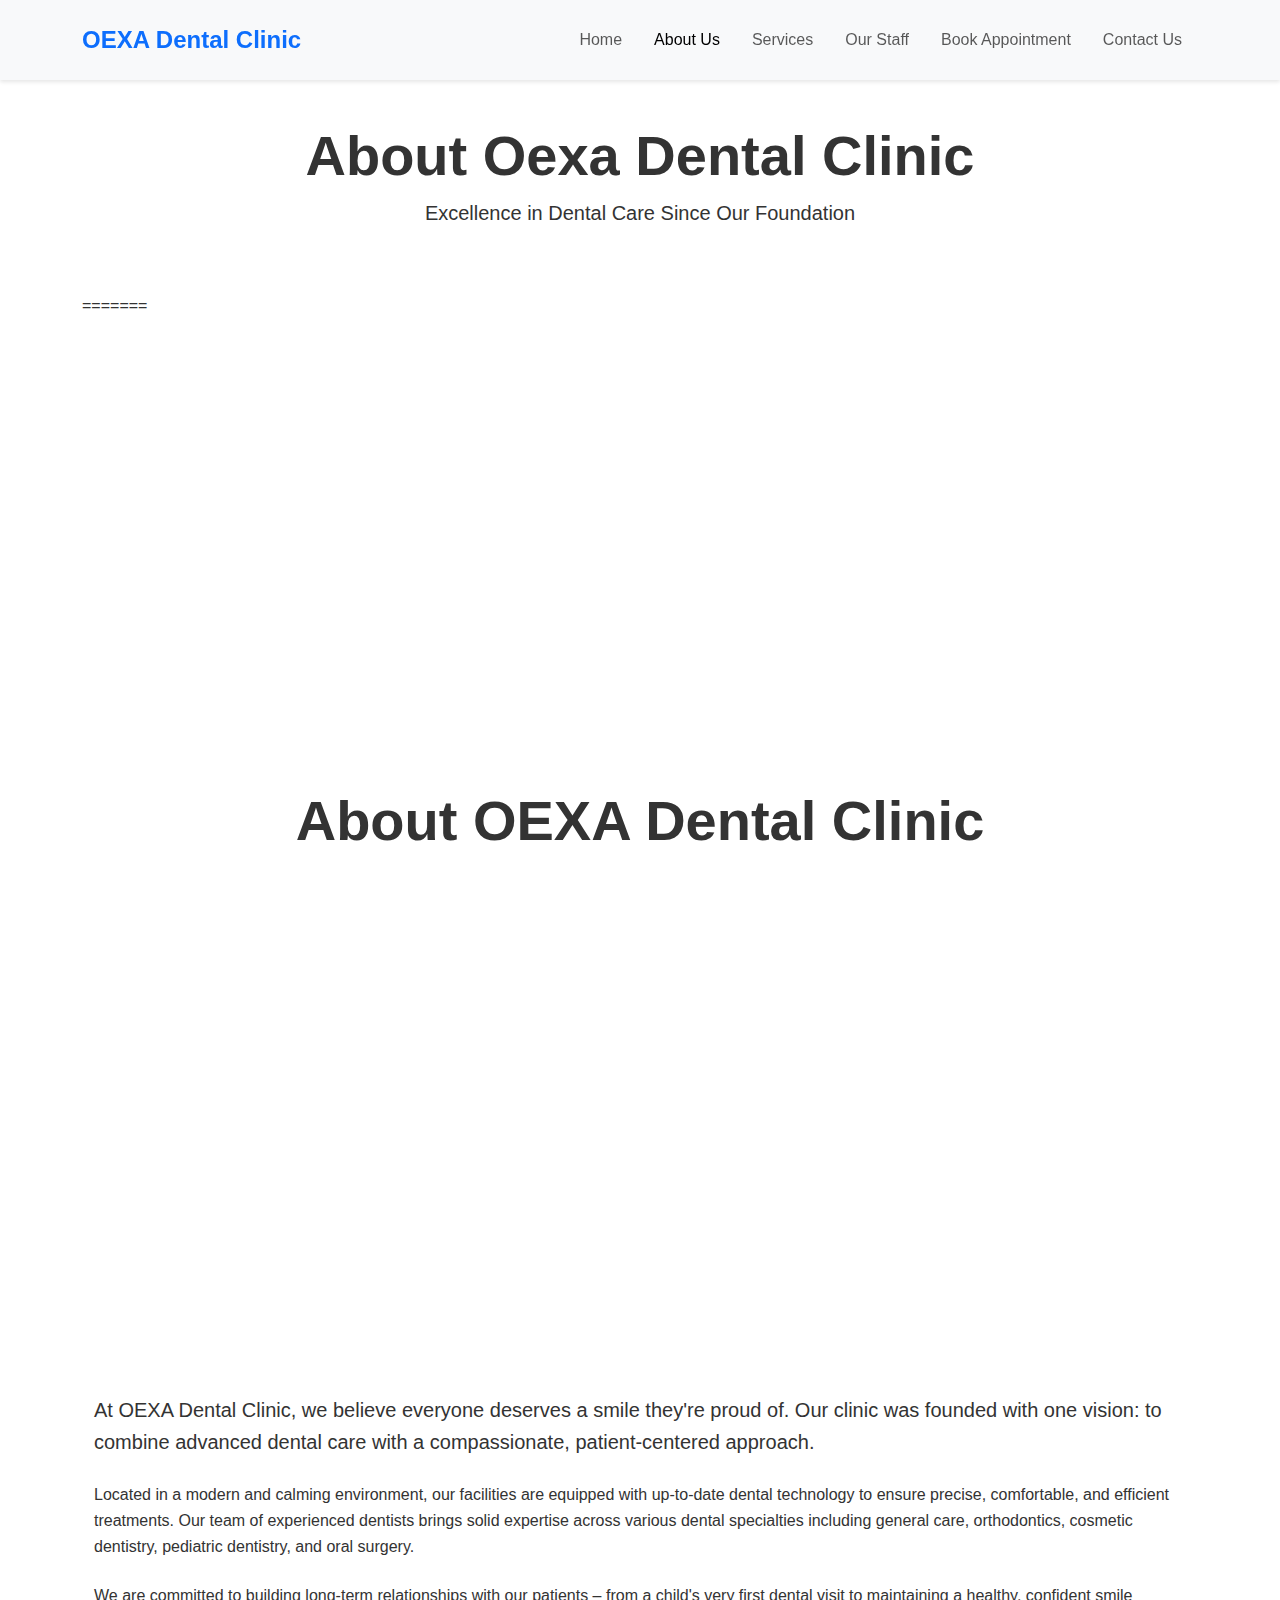
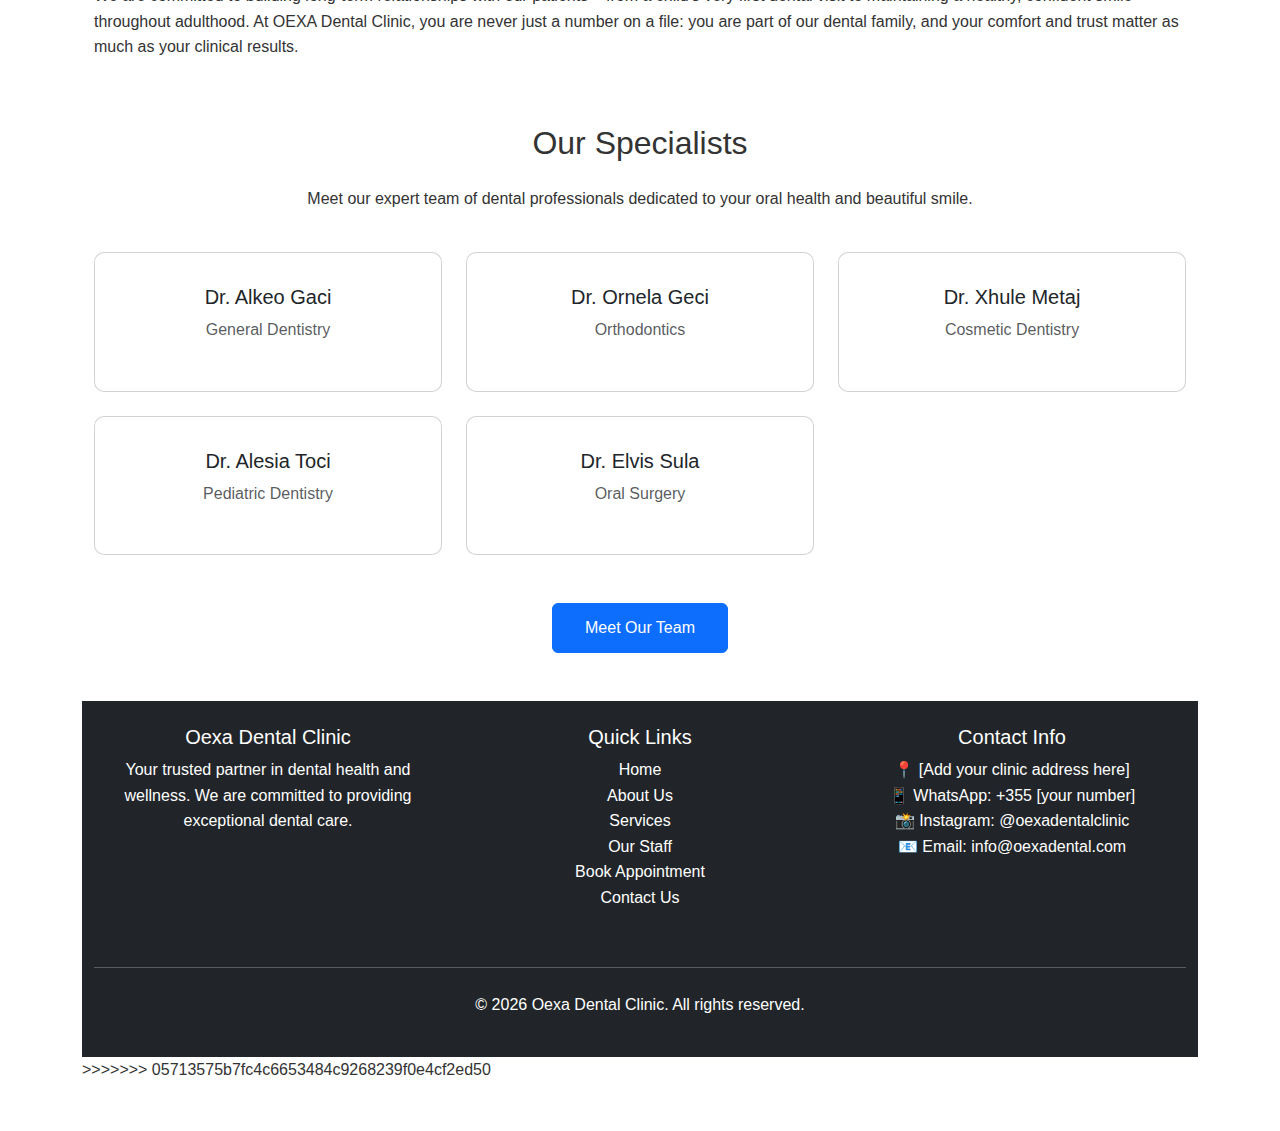
<file: Frontend/html/about.html>
<!DOCTYPE html>
<html lang="en">
<head>
    <meta charset="UTF-8">
    <meta name="viewport" content="width=device-width, initial-scale=1.0">
<<<<<<< HEAD
    <title>About Us - Oexa Dental Clinic</title>

    <!-- Bootstrap framework for layout and responsive design -->
=======
    <title>About Us - OEXA Dental Clinic</title>
>>>>>>> 05713575b7fc4c6653484c9268239f0e4cf2ed50
    <link href="https://cdn.jsdelivr.net/npm/bootstrap@5.3.0/dist/css/bootstrap.min.css" rel="stylesheet">

    <!-- Custom stylesheet for project styling -->
    <link rel="stylesheet" href="../css/styles.css">
</head>
<body>
    <!-- Navigation bar will be loaded dynamically -->
    <nav class="navbar navbar-expand-lg navbar-light bg-light fixed-top" id="navbar"></nav>

<<<<<<< HEAD
    <!-- Main About section containing clinic information -->
    <section class="about-section py-5 mt-5">
        <div class="container">
            <div class="row">
                <div class="col-lg-12 text-center mb-5">
                    <!-- Page heading and short description -->
                    <h1 class="display-4 fw-bold">About Oexa Dental Clinic</h1>
                    <p class="lead">Excellence in Dental Care Since Our Foundation</p>
                </div>
            </div>

=======
    <!-- About Hero Section -->
    <section class="about-hero-section">
        <div class="about-hero-overlay"></div>
        <div class="container">
            <div class="row justify-content-center align-items-center min-vh-100">
                <div class="col-lg-10 col-xl-8 text-center">
                    <h1 class="display-4 fw-bold mb-4 about-title">About OEXA Dental Clinic</h1>
                </div>
            </div>
        </div>
    </section>

    <!-- About Content Section -->
    <section class="about-content-section py-5">
        <div class="container">
            <div class="row align-items-center mb-5">
                <div class="col-lg-12">
                    <div class="about-text-content slide-down">
                        <p class="lead mb-4">At OEXA Dental Clinic, we believe everyone deserves a smile they're proud of. Our clinic was founded with one vision: to combine advanced dental care with a compassionate, patient-centered approach.</p>
                        <p class="mb-4">Located in a modern and calming environment, our facilities are equipped with up-to-date dental technology to ensure precise, comfortable, and efficient treatments. Our team of experienced dentists brings solid expertise across various dental specialties including general care, orthodontics, cosmetic dentistry, pediatric dentistry, and oral surgery.</p>
                        <p>We are committed to building long-term relationships with our patients – from a child's very first dental visit to maintaining a healthy, confident smile throughout adulthood. At OEXA Dental Clinic, you are never just a number on a file: you are part of our dental family, and your comfort and trust matter as much as your clinical results.</p>
                    </div>
                </div>
            </div>
            <div class="row mt-5">
                <div class="col-lg-12 text-center">
                    <h2 class="mb-4 slide-down">Our Specialists</h2>
                    <p class="mb-4 slide-down">Meet our expert team of dental professionals dedicated to your oral health and beautiful smile.</p>
                </div>
            </div>
            <div class="row mt-3">
                <div class="col-md-6 col-lg-4 mb-4">
                    <div class="card h-100 slide-down">
                        <div class="card-body text-center">
                            <h5 class="card-title">Dr. Alkeo Gaci</h5>
                            <p class="text-muted">General Dentistry</p>
                        </div>
                    </div>
                </div>
                <div class="col-md-6 col-lg-4 mb-4">
                    <div class="card h-100 slide-down">
                        <div class="card-body text-center">
                            <h5 class="card-title">Dr. Ornela Geci</h5>
                            <p class="text-muted">Orthodontics</p>
                        </div>
                    </div>
                </div>
                <div class="col-md-6 col-lg-4 mb-4">
                    <div class="card h-100 slide-down">
                        <div class="card-body text-center">
                            <h5 class="card-title">Dr. Xhule Metaj</h5>
                            <p class="text-muted">Cosmetic Dentistry</p>
                        </div>
                    </div>
                </div>
                <div class="col-md-6 col-lg-4 mb-4">
                    <div class="card h-100 slide-down">
                        <div class="card-body text-center">
                            <h5 class="card-title">Dr. Alesia Toci</h5>
                            <p class="text-muted">Pediatric Dentistry</p>
                        </div>
                    </div>
                </div>
                <div class="col-md-6 col-lg-4 mb-4">
                    <div class="card h-100 slide-down">
                        <div class="card-body text-center">
                            <h5 class="card-title">Dr. Elvis Sula</h5>
                            <p class="text-muted">Oral Surgery</p>
                        </div>
                    </div>
                </div>
            </div>
            <div class="row mt-4">
                <div class="col-lg-12 text-center">
                    <a href="staff.html" class="btn btn-primary slide-down">Meet Our Team</a>
                </div>
            </div>
        </div>
    </section>

    <!-- Footer -->
    <footer class="bg-dark text-white py-4" id="footer"></footer>

    <script src="https://cdn.jsdelivr.net/npm/bootstrap@5.3.0/dist/js/bootstrap.bundle.min.js"></script>
    <script src="../js/navbar.js"></script>
    <script src="../js/footer.js"></script>
    <script src="../js/main.js"></script>
</body>
</html>
>>>>>>> 05713575b7fc4c6653484c9268239f0e4cf2ed50
</file>
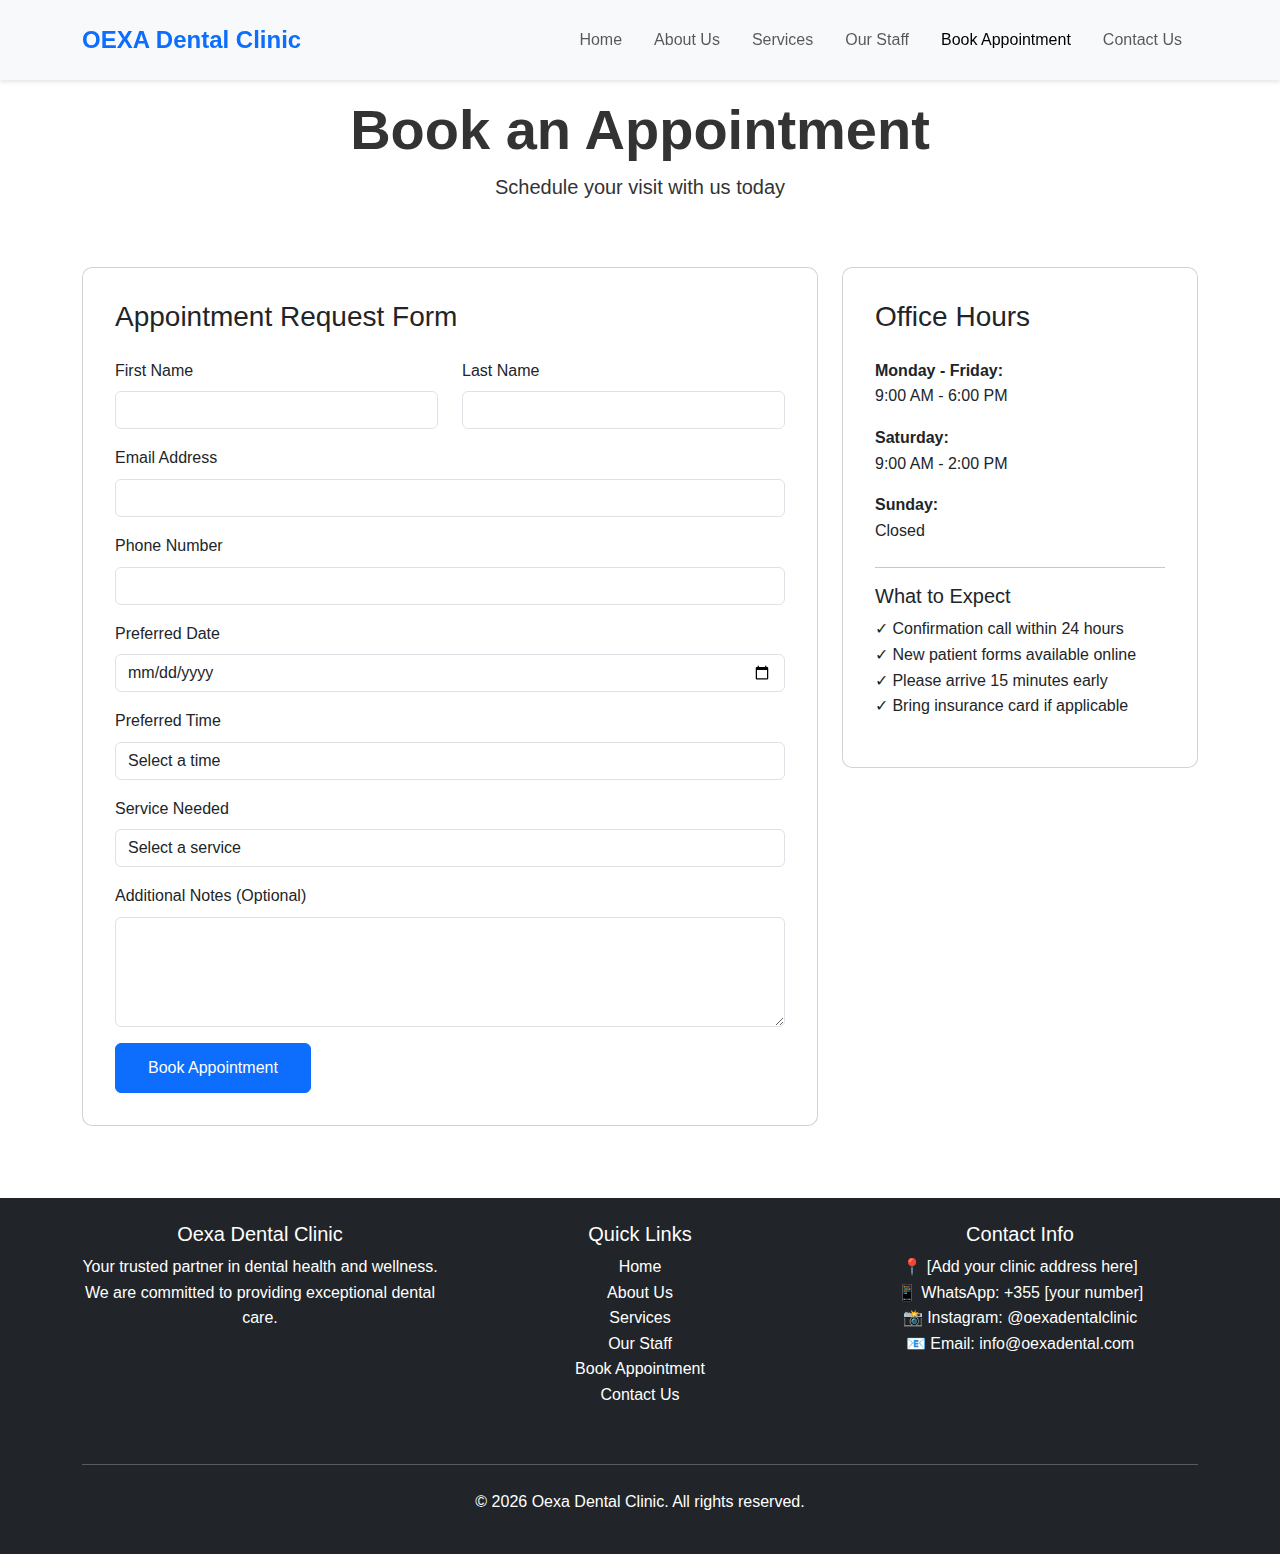
<file: Frontend/html/book-appointment.html>
<!DOCTYPE html>
<html lang="en">
<head>
    <meta charset="UTF-8">
    <meta name="viewport" content="width=device-width, initial-scale=1.0">
    <title>Book Appointment - Oexa Dental Clinic</title>
    <link href="https://cdn.jsdelivr.net/npm/bootstrap@5.3.0/dist/css/bootstrap.min.css" rel="stylesheet">
    <link rel="stylesheet" href="../css/styles.css">
</head>
<body>
    <!-- Navbar -->
    <nav class="navbar navbar-expand-lg navbar-light bg-light fixed-top" id="navbar"></nav>

    <!-- Book Appointment Section -->
    <section class="appointment-section py-5 mt-5">
        <div class="container">
            <div class="row">
                <div class="col-lg-12 text-center mb-5">
                    <h1 class="display-4 fw-bold">Book an Appointment</h1>
                    <p class="lead">Schedule your visit with us today</p>
                </div>
            </div>
            <div class="row">
                <div class="col-lg-8 mb-4">
                    <div class="card">
                        <div class="card-body">
                            <h3 class="card-title mb-4">Appointment Request Form</h3>
                            <form id="appointmentForm">
                                <div class="row">
                                    <div class="col-md-6 mb-3">
                                        <label for="firstName" class="form-label">First Name</label>
                                        <input type="text" class="form-control" id="firstName" required>
                                    </div>
                                    <div class="col-md-6 mb-3">
                                        <label for="lastName" class="form-label">Last Name</label>
                                        <input type="text" class="form-control" id="lastName" required>
                                    </div>
                                </div>
                                <div class="mb-3">
                                    <label for="email" class="form-label">Email Address</label>
                                    <input type="email" class="form-control" id="email" required>
                                </div>
                                <div class="mb-3">
                                    <label for="phone" class="form-label">Phone Number</label>
                                    <input type="tel" class="form-control" id="phone" required>
                                </div>
                                <div class="mb-3">
                                    <label for="preferredDate" class="form-label">Preferred Date</label>
                                    <input type="date" class="form-control" id="preferredDate" required>
                                </div>
                                <div class="mb-3">
                                    <label for="preferredTime" class="form-label">Preferred Time</label>
                                    <select class="form-control" id="preferredTime" required>
                                        <option value="">Select a time</option>
                                        <option value="09:00">9:00 AM</option>
                                        <option value="10:00">10:00 AM</option>
                                        <option value="11:00">11:00 AM</option>
                                        <option value="12:00">12:00 PM</option>
                                        <option value="13:00">1:00 PM</option>
                                        <option value="14:00">2:00 PM</option>
                                        <option value="15:00">3:00 PM</option>
                                        <option value="16:00">4:00 PM</option>
                                        <option value="17:00">5:00 PM</option>
                                    </select>
                                </div>
                                <div class="mb-3">
                                    <label for="service" class="form-label">Service Needed</label>
                                    <select class="form-control" id="service" required>
                                        <option value="">Select a service</option>
                                        <option value="general">General Dentistry - Dr. Alkeo Gaci</option>
                                        <option value="orthodontics">Orthodontics - Dr. Ornela Geci</option>
                                        <option value="cosmetic">Cosmetic Dentistry - Dr. Xhule Metaj</option>
                                        <option value="pediatric">Pediatric Dentistry - Dr. Alesja Toci</option>
                                        <option value="oral-surgery">Oral Surgery - Dr. Elvis Sula</option>
                                        <option value="consultation">General Consultation</option>
                                    </select>
                                </div>
                                <div class="mb-3">
                                    <label for="message" class="form-label">Additional Notes (Optional)</label>
                                    <textarea class="form-control" id="message" rows="4"></textarea>
                                </div>
                                <button type="submit" class="btn btn-primary">Book Appointment</button>
                            </form>
                        </div>
                    </div>
                </div>
                <div class="col-lg-4">
                    <div class="card">
                        <div class="card-body">
                            <h3 class="card-title mb-4">Office Hours</h3>
                            <div class="mb-4">
                                <p><strong>Monday - Friday:</strong><br>9:00 AM - 6:00 PM</p>
                                <p><strong>Saturday:</strong><br>9:00 AM - 2:00 PM</p>
                                <p><strong>Sunday:</strong><br>Closed</p>
                            </div>
                            <hr>
                            <div>
                                <h5>What to Expect</h5>
                                <ul class="list-unstyled">
                                    <li>✓ Confirmation call within 24 hours</li>
                                    <li>✓ New patient forms available online</li>
                                    <li>✓ Please arrive 15 minutes early</li>
                                    <li>✓ Bring insurance card if applicable</li>
                                </ul>
                            </div>
                        </div>
                    </div>
                </div>
            </div>
        </div>
    </section>

    <!-- Footer -->
    <footer class="bg-dark text-white py-4" id="footer"></footer>

    <script src="https://cdn.jsdelivr.net/npm/bootstrap@5.3.0/dist/js/bootstrap.bundle.min.js"></script>
    <script src="../js/navbar.js"></script>
    <script src="../js/footer.js"></script>
    <script src="../js/appointment.js"></script>
    <script src="../js/main.js"></script>
</body>
</html>
</file>
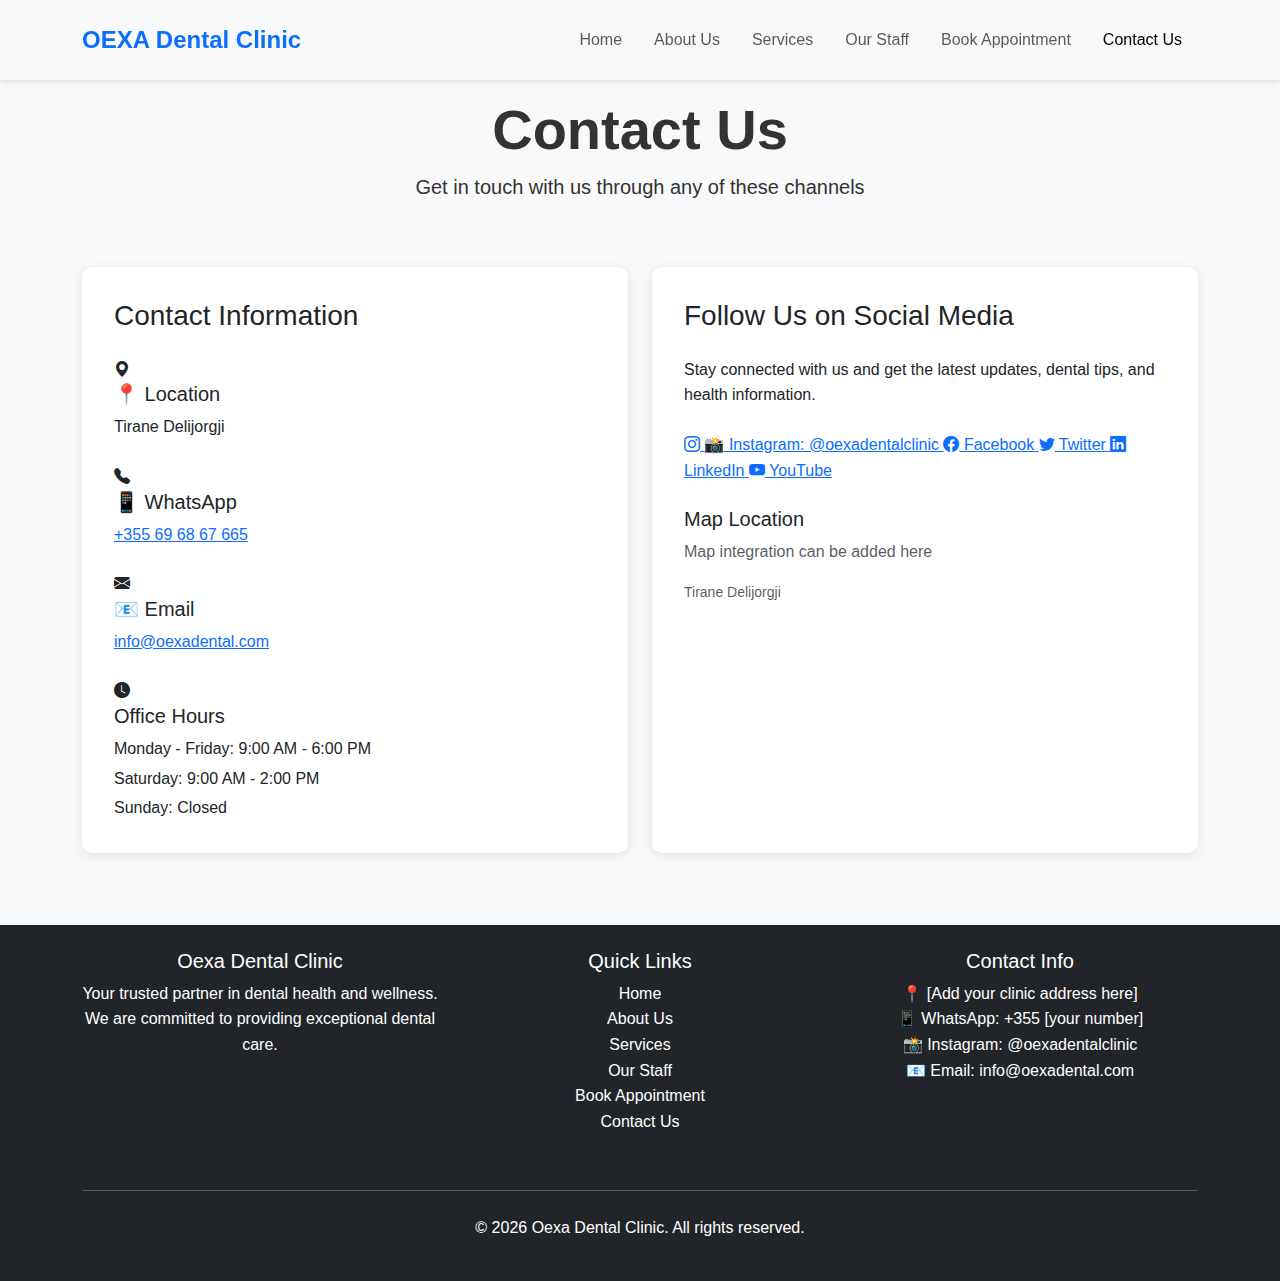
<file: Frontend/html/contact.html>
<!DOCTYPE html>
<html lang="en">
<head>
    <meta charset="UTF-8">
    <meta name="viewport" content="width=device-width, initial-scale=1.0">
    <title>Contact Us - Oexa Dental Clinic</title>
    <link href="https://cdn.jsdelivr.net/npm/bootstrap@5.3.0/dist/css/bootstrap.min.css" rel="stylesheet">
    <link rel="stylesheet" href="https://cdn.jsdelivr.net/npm/bootstrap-icons@1.10.0/font/bootstrap-icons.css">
    <link rel="stylesheet" href="../css/styles.css">
</head>
<body>
    <!-- Navbar -->
    <nav class="navbar navbar-expand-lg navbar-light bg-light fixed-top" id="navbar"></nav>

    <!-- Contact Section -->
    <section class="contact-section py-5 mt-5">
        <div class="container">
            <div class="row">
                <div class="col-lg-12 text-center mb-5">
                    <h1 class="display-4 fw-bold">Contact Us</h1>
                    <p class="lead">Get in touch with us through any of these channels</p>
                </div>
            </div>
            <div class="row">
                <div class="col-lg-6 mb-4">
                    <div class="card h-100 contact-info-card">
                        <div class="card-body">
                            <h3 class="card-title mb-4">Contact Information</h3>
                            <div class="contact-item mb-4">
                                <div class="contact-icon">
                                    <i class="bi bi-geo-alt-fill"></i>
                                </div>
                                <div class="contact-details">
                                    <h5>📍 Location</h5>
                                    <p class="mb-0">Tirane Delijorgji</p>
                                </div>
                            </div>
                            <div class="contact-item mb-4">
                                <div class="contact-icon">
                                    <i class="bi bi-telephone-fill"></i>
                                </div>
                                <div class="contact-details">
                                    <h5>📱 WhatsApp</h5>
                                    <p class="mb-0"><a href="https://wa.me/355696867665" target="_blank">+355 69 68 67 665</a></p>
                                </div>
                            </div>
                            <div class="contact-item mb-4">
                                <div class="contact-icon">
                                    <i class="bi bi-envelope-fill"></i>
                                </div>
                                <div class="contact-details">
                                    <h5>📧 Email</h5>
                                    <p class="mb-0"><a href="mailto:info@oexadental.com">info@oexadental.com</a></p>
                                </div>
                            </div>
                            <div class="contact-item">
                                <div class="contact-icon">
                                    <i class="bi bi-clock-fill"></i>
                                </div>
                                <div class="contact-details">
                                    <h5>Office Hours</h5>
                                    <p class="mb-1">Monday - Friday: 9:00 AM - 6:00 PM</p>
                                    <p class="mb-1">Saturday: 9:00 AM - 2:00 PM</p>
                                    <p class="mb-0">Sunday: Closed</p>
                                </div>
                            </div>
                        </div>
                    </div>
                </div>
                <div class="col-lg-6 mb-4">
                    <div class="card h-100 social-media-card">
                        <div class="card-body">
                            <h3 class="card-title mb-4">Follow Us on Social Media</h3>
                            <p class="mb-4">Stay connected with us and get the latest updates, dental tips, and health information.</p>
                            <div class="social-media-links">
                                <a href="https://www.instagram.com/oexadentalclinic" target="_blank" class="social-link instagram">
                                    <i class="bi bi-instagram"></i>
                                    <span>📸 Instagram: @oexadentalclinic</span>
                                </a>
                                <a href="#" class="social-link facebook">
                                    <i class="bi bi-facebook"></i>
                                    <span>Facebook</span>
                                </a>
                                <a href="#" class="social-link twitter">
                                    <i class="bi bi-twitter"></i>
                                    <span>Twitter</span>
                                </a>
                                <a href="#" class="social-link linkedin">
                                    <i class="bi bi-linkedin"></i>
                                    <span>LinkedIn</span>
                                </a>
                                <a href="#" class="social-link youtube">
                                    <i class="bi bi-youtube"></i>
                                    <span>YouTube</span>
                                </a>
                            </div>
                            <div class="mt-4">
                                <h5>Map Location</h5>
                                <div class="map-placeholder">
                                    <p class="text-muted">Map integration can be added here</p>
                                    <p class="small text-muted">Tirane Delijorgji</p>
                                </div>
                            </div>
                        </div>
                    </div>
                </div>
            </div>
        </div>
    </section>

    <!-- Footer -->
    <footer class="bg-dark text-white py-4" id="footer"></footer>

    <script src="https://cdn.jsdelivr.net/npm/bootstrap@5.3.0/dist/js/bootstrap.bundle.min.js"></script>
    <script src="../js/navbar.js"></script>
    <script src="../js/footer.js"></script>
    <script src="../js/main.js"></script>
</body>
</html>
</file>
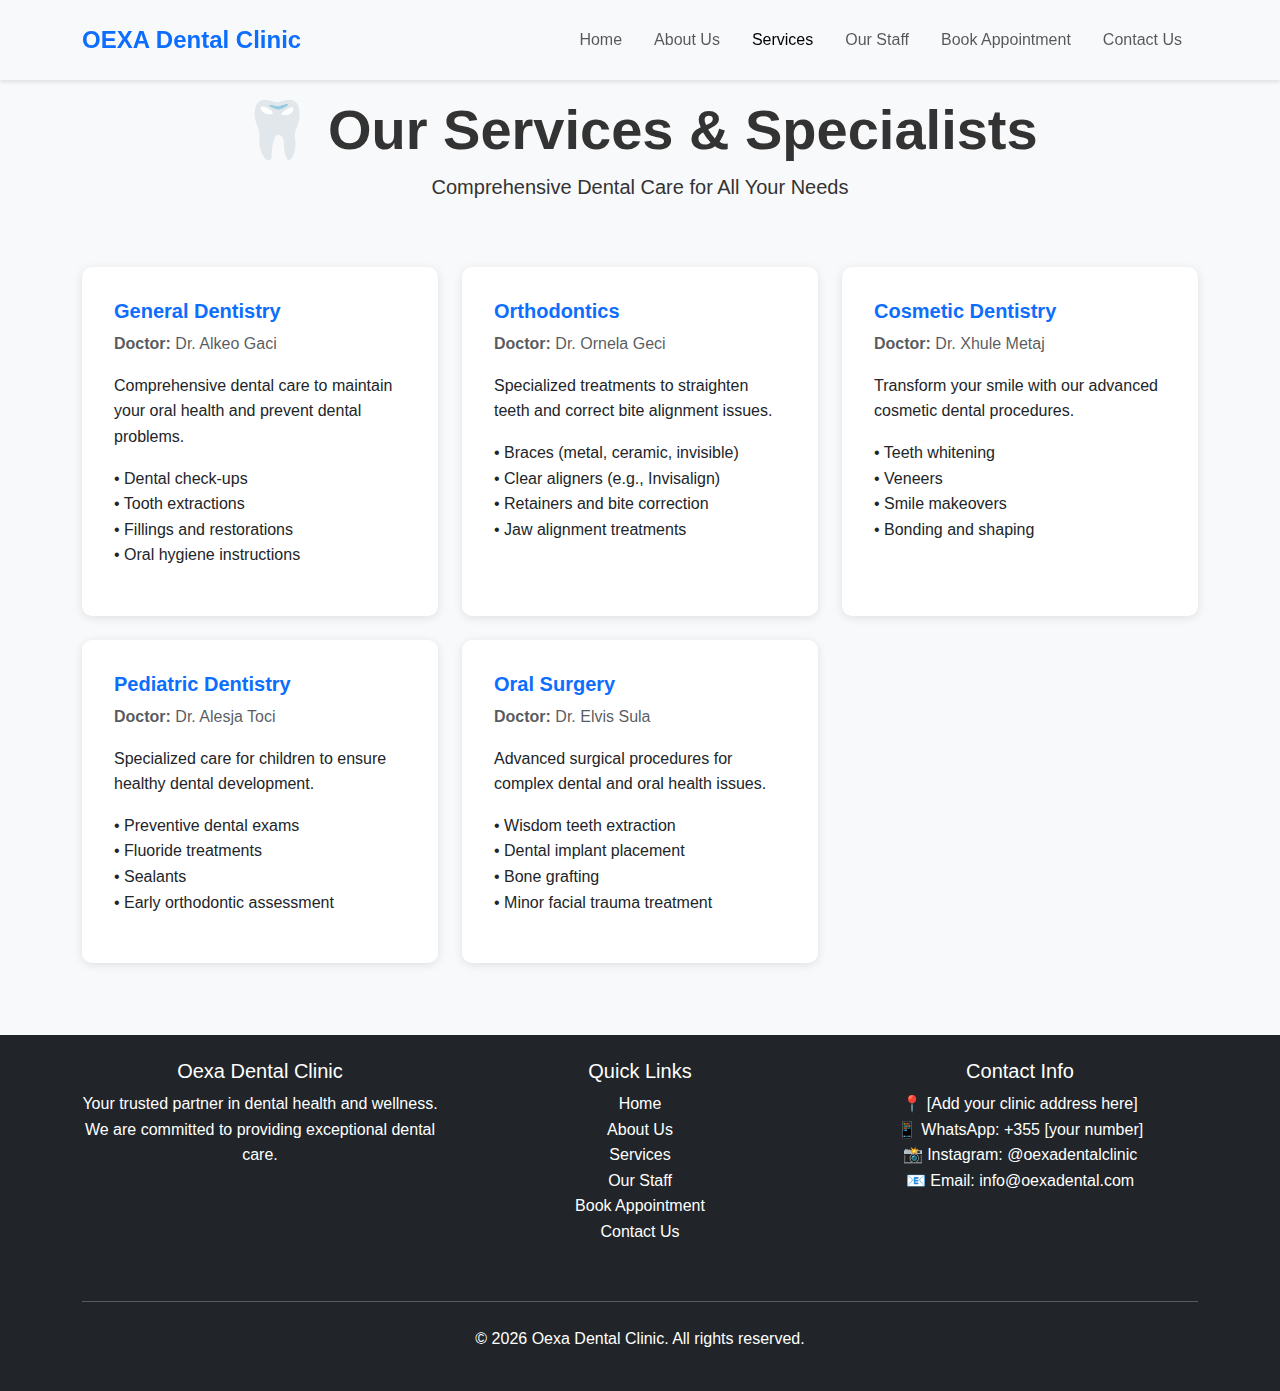
<file: Frontend/html/services.html>
<!DOCTYPE html>
<html lang="en">
<head>
    <meta charset="UTF-8">
    <meta name="viewport" content="width=device-width, initial-scale=1.0">
    <title>Our Services - Oexa Dental Clinic</title>
    <link href="https://cdn.jsdelivr.net/npm/bootstrap@5.3.0/dist/css/bootstrap.min.css" rel="stylesheet">
    <link rel="stylesheet" href="../css/styles.css">
</head>
<body>
    <!-- Navbar -->
    <nav class="navbar navbar-expand-lg navbar-light bg-light fixed-top" id="navbar"></nav>

    <!-- Services Section -->
    <section class="services-section py-5 mt-5">
        <div class="container">
            <div class="row">
                <div class="col-lg-12 text-center mb-5">
                    <h1 class="display-4 fw-bold">🦷 Our Services & Specialists</h1>
                    <p class="lead">Comprehensive Dental Care for All Your Needs</p>
                </div>
            </div>
            <div class="row">
                <!-- General Dentistry -->
                <div class="col-md-6 col-lg-4 mb-4">
                    <div class="card h-100">
                        <div class="card-body">
                            <h5 class="card-title">General Dentistry</h5>
                            <p class="text-muted mb-3"><strong>Doctor:</strong> Dr. Alkeo Gaci</p>
                            <p class="card-text">Comprehensive dental care to maintain your oral health and prevent dental problems.</p>
                            <ul class="list-unstyled">
                                <li>• Dental check-ups</li>
                                <li>• Tooth extractions</li>
                                <li>• Fillings and restorations</li>
                                <li>• Oral hygiene instructions</li>
                            </ul>
                        </div>
                    </div>
                </div>
                <!-- Orthodontics -->
                <div class="col-md-6 col-lg-4 mb-4">
                    <div class="card h-100">
                        <div class="card-body">
                            <h5 class="card-title">Orthodontics</h5>
                            <p class="text-muted mb-3"><strong>Doctor:</strong> Dr. Ornela Geci</p>
                            <p class="card-text">Specialized treatments to straighten teeth and correct bite alignment issues.</p>
                            <ul class="list-unstyled">
                                <li>• Braces (metal, ceramic, invisible)</li>
                                <li>• Clear aligners (e.g., Invisalign)</li>
                                <li>• Retainers and bite correction</li>
                                <li>• Jaw alignment treatments</li>
                            </ul>
                        </div>
                    </div>
                </div>
                <!-- Cosmetic Dentistry -->
                <div class="col-md-6 col-lg-4 mb-4">
                    <div class="card h-100">
                        <div class="card-body">
                            <h5 class="card-title">Cosmetic Dentistry</h5>
                            <p class="text-muted mb-3"><strong>Doctor:</strong> Dr. Xhule Metaj</p>
                            <p class="card-text">Transform your smile with our advanced cosmetic dental procedures.</p>
                            <ul class="list-unstyled">
                                <li>• Teeth whitening</li>
                                <li>• Veneers</li>
                                <li>• Smile makeovers</li>
                                <li>• Bonding and shaping</li>
                            </ul>
                        </div>
                    </div>
                </div>
                <!-- Pediatric Dentistry -->
                <div class="col-md-6 col-lg-4 mb-4">
                    <div class="card h-100">
                        <div class="card-body">
                            <h5 class="card-title">Pediatric Dentistry</h5>
                            <p class="text-muted mb-3"><strong>Doctor:</strong> Dr. Alesja Toci</p>
                            <p class="card-text">Specialized care for children to ensure healthy dental development.</p>
                            <ul class="list-unstyled">
                                <li>• Preventive dental exams</li>
                                <li>• Fluoride treatments</li>
                                <li>• Sealants</li>
                                <li>• Early orthodontic assessment</li>
                            </ul>
                        </div>
                    </div>
                </div>
                <!-- Oral Surgery -->
                <div class="col-md-6 col-lg-4 mb-4">
                    <div class="card h-100">
                        <div class="card-body">
                            <h5 class="card-title">Oral Surgery</h5>
                            <p class="text-muted mb-3"><strong>Doctor:</strong> Dr. Elvis Sula</p>
                            <p class="card-text">Advanced surgical procedures for complex dental and oral health issues.</p>
                            <ul class="list-unstyled">
                                <li>• Wisdom teeth extraction</li>
                                <li>• Dental implant placement</li>
                                <li>• Bone grafting</li>
                                <li>• Minor facial trauma treatment</li>
                            </ul>
                        </div>
                    </div>
                </div>
            </div>
        </div>
    </section>

    <!-- Footer -->
    <footer class="bg-dark text-white py-4" id="footer"></footer>

    <script src="https://cdn.jsdelivr.net/npm/bootstrap@5.3.0/dist/js/bootstrap.bundle.min.js"></script>
    <script src="../js/navbar.js"></script>
    <script src="../js/footer.js"></script>
    <script src="../js/main.js"></script>
</body>
</html>
</file>
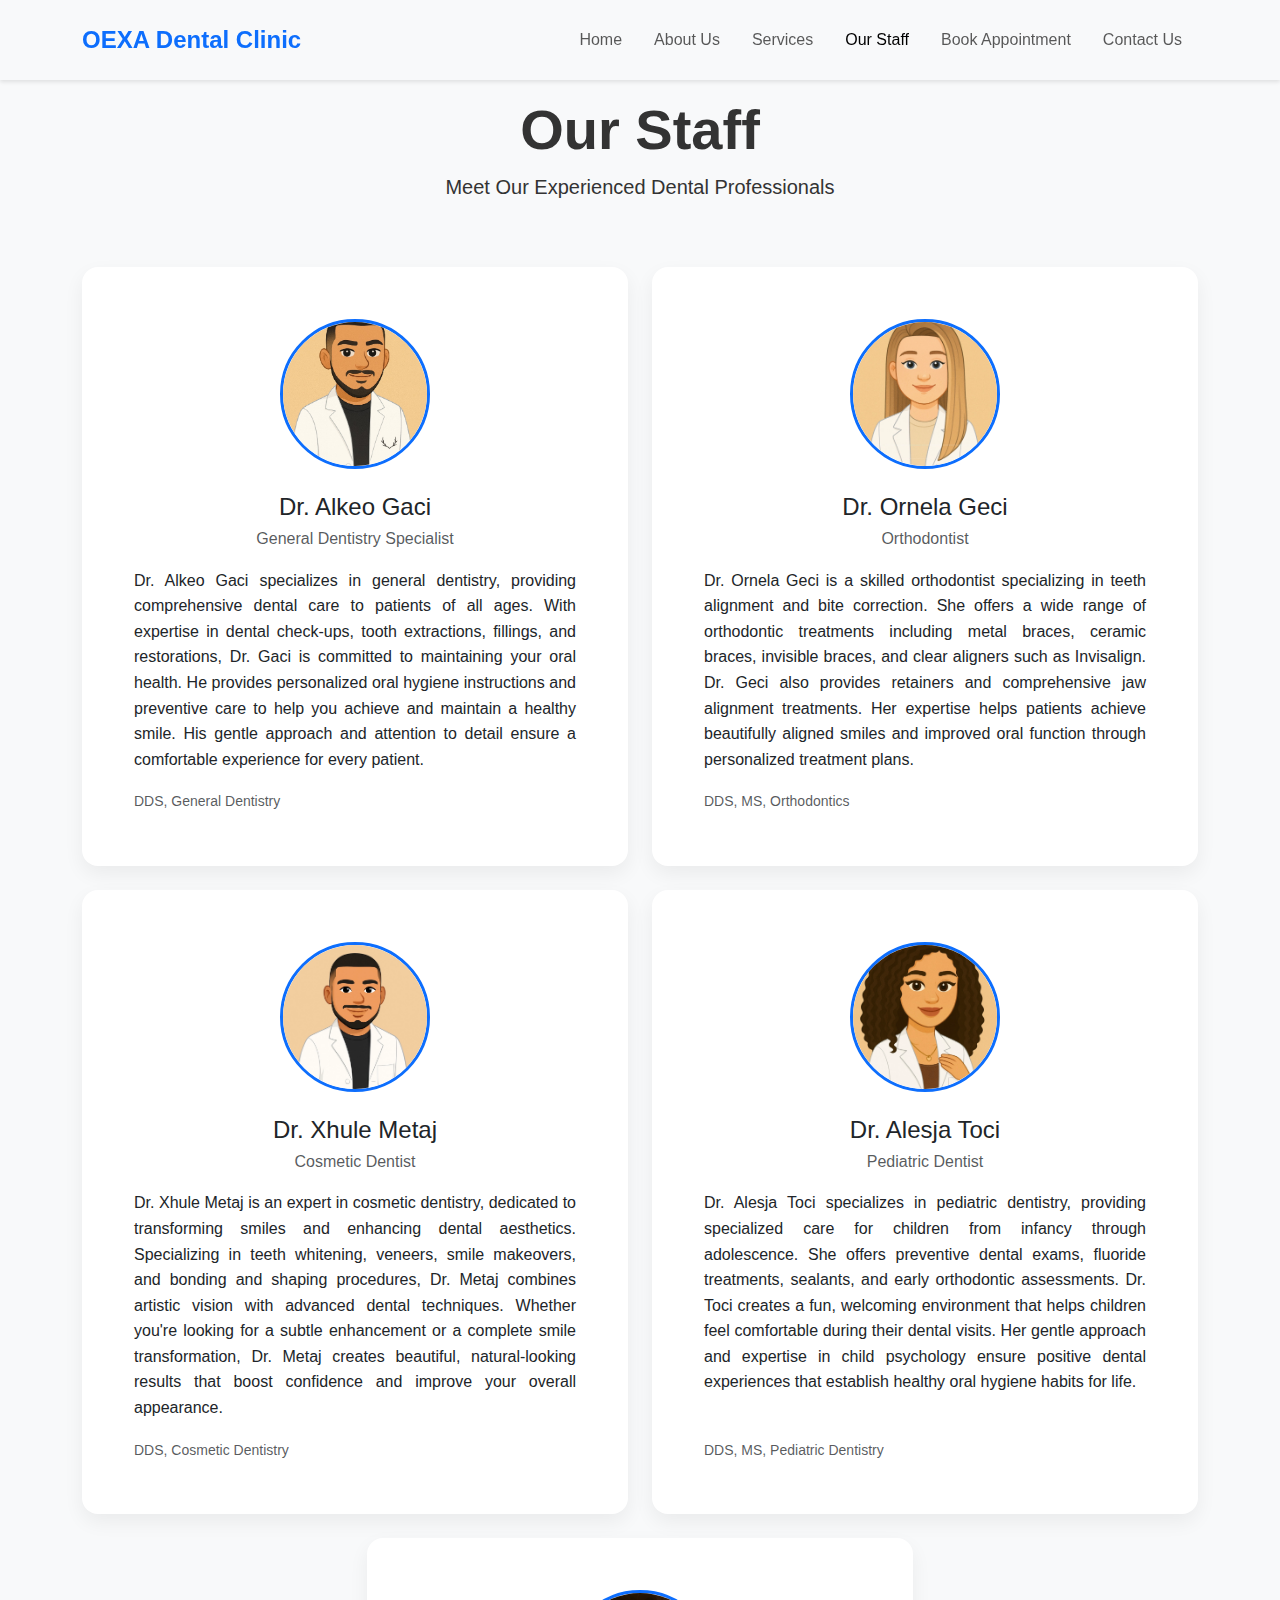
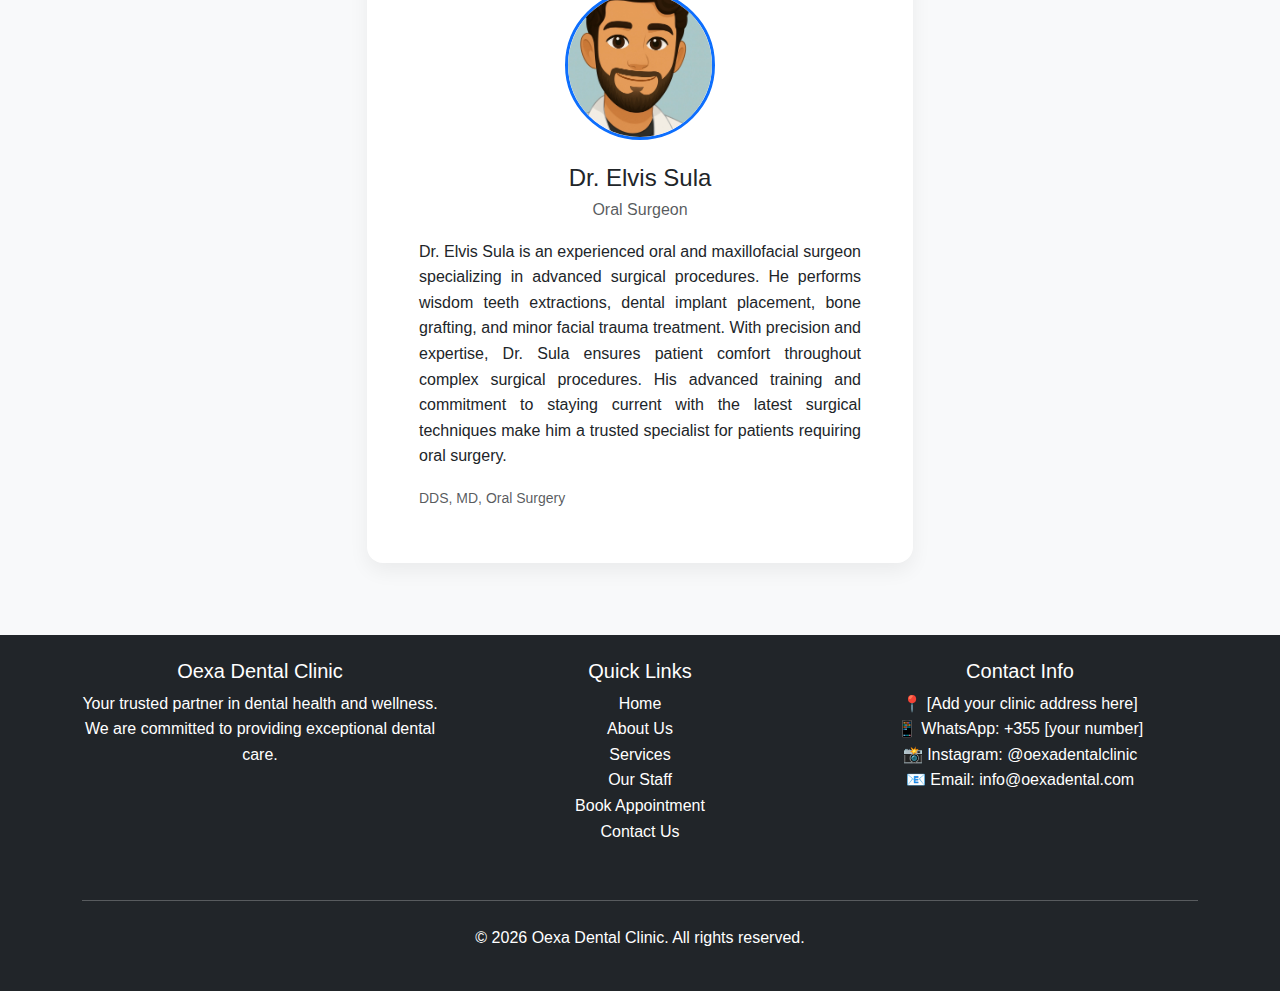
<file: Frontend/html/staff.html>
<!DOCTYPE html>
<html lang="en">
<head>
    <meta charset="UTF-8">
    <meta name="viewport" content="width=device-width, initial-scale=1.0">
    <title>Our Staff - Oexa Dental Clinic</title>
    <link href="https://cdn.jsdelivr.net/npm/bootstrap@5.3.0/dist/css/bootstrap.min.css" rel="stylesheet">
    <link rel="stylesheet" href="../css/styles.css">

    <!-- Extra styles for staff cards & photos -->
    <style>
        .staff-section {
            background-color: #f8f9fa;
        }

        .staff-card {
            border: none;
            border-radius: 16px;
            box-shadow: 0 8px 20px rgba(0, 0, 0, 0.06);
            padding: 20px;
        }

        .staff-image {
            display: flex;
            justify-content: center;
            align-items: center;
            margin-bottom: 1rem;
        }

        .staff-photo {
            width: 150px;
            height: 150px;
            border-radius: 50%;
            object-fit: cover;
            object-position: center;
            display: block;
            border: 3px solid #0d6efd; /* optional: nice border around the circle */
        }

        .staff-card .card-title {
            margin-top: 0.5rem;
            margin-bottom: 0.25rem;
        }

        .staff-card .card-text {
            text-align: justify;
        }

        @media (min-width: 992px) {
            /* Ensure equal height cards on large screens */
            .staff-card {
                height: 100%;
            }
        }
    </style>
</head>
<body>
    <!-- Navbar -->
    <nav class="navbar navbar-expand-lg navbar-light bg-light fixed-top" id="navbar"></nav>

    <!-- Staff Section -->
    <section class="staff-section py-5 mt-5">
        <div class="container">
            <div class="row">
                <div class="col-lg-12 text-center mb-5">
                    <h1 class="display-4 fw-bold">Our Staff</h1>
                    <p class="lead">Meet Our Experienced Dental Professionals</p>
                </div>
            </div>
            <div class="row">
                <!-- Staff Member 1 - General Dentistry -->
                <div class="col-md-6 col-lg-6 mb-4">
                    <div class="card staff-card h-100">
                        <div class="card-body text-center d-flex flex-column">
                            <div class="staff-image">
                                <img src="../assets/images/alkeoOexa.JPG" alt="Dr. Alkeo Gaci" class="staff-photo">
                            </div>
                            <h4 class="card-title">Dr. Alkeo Gaci</h4>
                            <p class="text-muted mb-3">General Dentistry Specialist</p>
                            <p class="card-text flex-grow-1">
                                Dr. Alkeo Gaci specializes in general dentistry, providing comprehensive dental care to patients of all ages.
                                With expertise in dental check-ups, tooth extractions, fillings, and restorations, Dr. Gaci is committed to
                                maintaining your oral health. He provides personalized oral hygiene instructions and preventive care to help
                                you achieve and maintain a healthy smile. His gentle approach and attention to detail ensure a comfortable
                                experience for every patient.
                            </p>
                            <p class="card-text mb-0">
                                <small class="text-muted">DDS, General Dentistry</small>
                            </p>
                        </div>
                    </div>
                </div>

                <!-- Staff Member 2 - Orthodontics -->
                <div class="col-md-6 col-lg-6 mb-4">
                    <div class="card staff-card h-100">
                        <div class="card-body text-center d-flex flex-column">
                            <div class="staff-image">
                                <img src="../assets/images/ornelaOexa.jpg" alt="Dr. Ornela Geci" class="staff-photo">
                            </div>
                            <h4 class="card-title">Dr. Ornela Geci</h4>
                            <p class="text-muted mb-3">Orthodontist</p>
                            <p class="card-text flex-grow-1">
                                Dr. Ornela Geci is a skilled orthodontist specializing in teeth alignment and bite correction. She offers a
                                wide range of orthodontic treatments including metal braces, ceramic braces, invisible braces, and clear
                                aligners such as Invisalign. Dr. Geci also provides retainers and comprehensive jaw alignment treatments.
                                Her expertise helps patients achieve beautifully aligned smiles and improved oral function through
                                personalized treatment plans.
                            </p>
                            <p class="card-text mb-0">
                                <small class="text-muted">DDS, MS, Orthodontics</small>
                            </p>
                        </div>
                    </div>
                </div>

                <!-- Staff Member 3 - Cosmetic Dentistry -->
                <div class="col-md-6 col-lg-6 mb-4">
                    <div class="card staff-card h-100">
                        <div class="card-body text-center d-flex flex-column">
                            <div class="staff-image">
                                <img src="../assets/images/xhuleOexa.jpg" alt="Dr. Xhule Metaj" class="staff-photo">
                            </div>
                            <h4 class="card-title">Dr. Xhule Metaj</h4>
                            <p class="text-muted mb-3">Cosmetic Dentist</p>
                            <p class="card-text flex-grow-1">
                                Dr. Xhule Metaj is an expert in cosmetic dentistry, dedicated to transforming smiles and enhancing dental
                                aesthetics. Specializing in teeth whitening, veneers, smile makeovers, and bonding and shaping procedures,
                                Dr. Metaj combines artistic vision with advanced dental techniques. Whether you're looking for a subtle
                                enhancement or a complete smile transformation, Dr. Metaj creates beautiful, natural-looking results that
                                boost confidence and improve your overall appearance.
                            </p>
                            <p class="card-text mb-0">
                                <small class="text-muted">DDS, Cosmetic Dentistry</small>
                            </p>
                        </div>
                    </div>
                </div>

                <!-- Staff Member 4 - Pediatric Dentistry -->
                <div class="col-md-6 col-lg-6 mb-4">
                    <div class="card staff-card h-100">
                        <div class="card-body text-center d-flex flex-column">
                            <div class="staff-image">
                                <img src="../assets/images/alesjaOexa.jpg" alt="Dr. Alesja Toci" class="staff-photo">
                            </div>
                            <h4 class="card-title">Dr. Alesja Toci</h4>
                            <p class="text-muted mb-3">Pediatric Dentist</p>
                            <p class="card-text flex-grow-1">
                                Dr. Alesja Toci specializes in pediatric dentistry, providing specialized care for children from infancy
                                through adolescence. She offers preventive dental exams, fluoride treatments, sealants, and early
                                orthodontic assessments. Dr. Toci creates a fun, welcoming environment that helps children feel
                                comfortable during their dental visits. Her gentle approach and expertise in child psychology ensure
                                positive dental experiences that establish healthy oral hygiene habits for life.
                            </p>
                            <p class="card-text mb-0">
                                <small class="text-muted">DDS, MS, Pediatric Dentistry</small>
                            </p>
                        </div>
                    </div>
                </div>

                <!-- Staff Member 5 - Oral Surgery -->
                <div class="col-md-6 col-lg-6 mb-4 mx-auto">
                    <div class="card staff-card h-100">
                        <div class="card-body text-center d-flex flex-column">
                            <div class="staff-image">
                                <img src="../assets/images/elvisOexa.jpg" alt="Dr. Elvis Sula" class="staff-photo">
                            </div>
                            <h4 class="card-title">Dr. Elvis Sula</h4>
                            <p class="text-muted mb-3">Oral Surgeon</p>
                            <p class="card-text flex-grow-1">
                                Dr. Elvis Sula is an experienced oral and maxillofacial surgeon specializing in advanced surgical procedures.
                                He performs wisdom teeth extractions, dental implant placement, bone grafting, and minor facial trauma
                                treatment. With precision and expertise, Dr. Sula ensures patient comfort throughout complex surgical
                                procedures. His advanced training and commitment to staying current with the latest surgical techniques
                                make him a trusted specialist for patients requiring oral surgery.
                            </p>
                            <p class="card-text mb-0">
                                <small class="text-muted">DDS, MD, Oral Surgery</small>
                            </p>
                        </div>
                    </div>
                </div>
            </div>
        </div>
    </section>

    <!-- Footer -->
    <footer class="bg-dark text-white py-4" id="footer"></footer>

    <script src="https://cdn.jsdelivr.net/npm/bootstrap@5.3.0/dist/js/bootstrap.bundle.min.js"></script>
    <script src="../js/navbar.js"></script>
    <script src="../js/footer.js"></script>
    <script src="../js/main.js"></script>
</body>
</html>
</file>
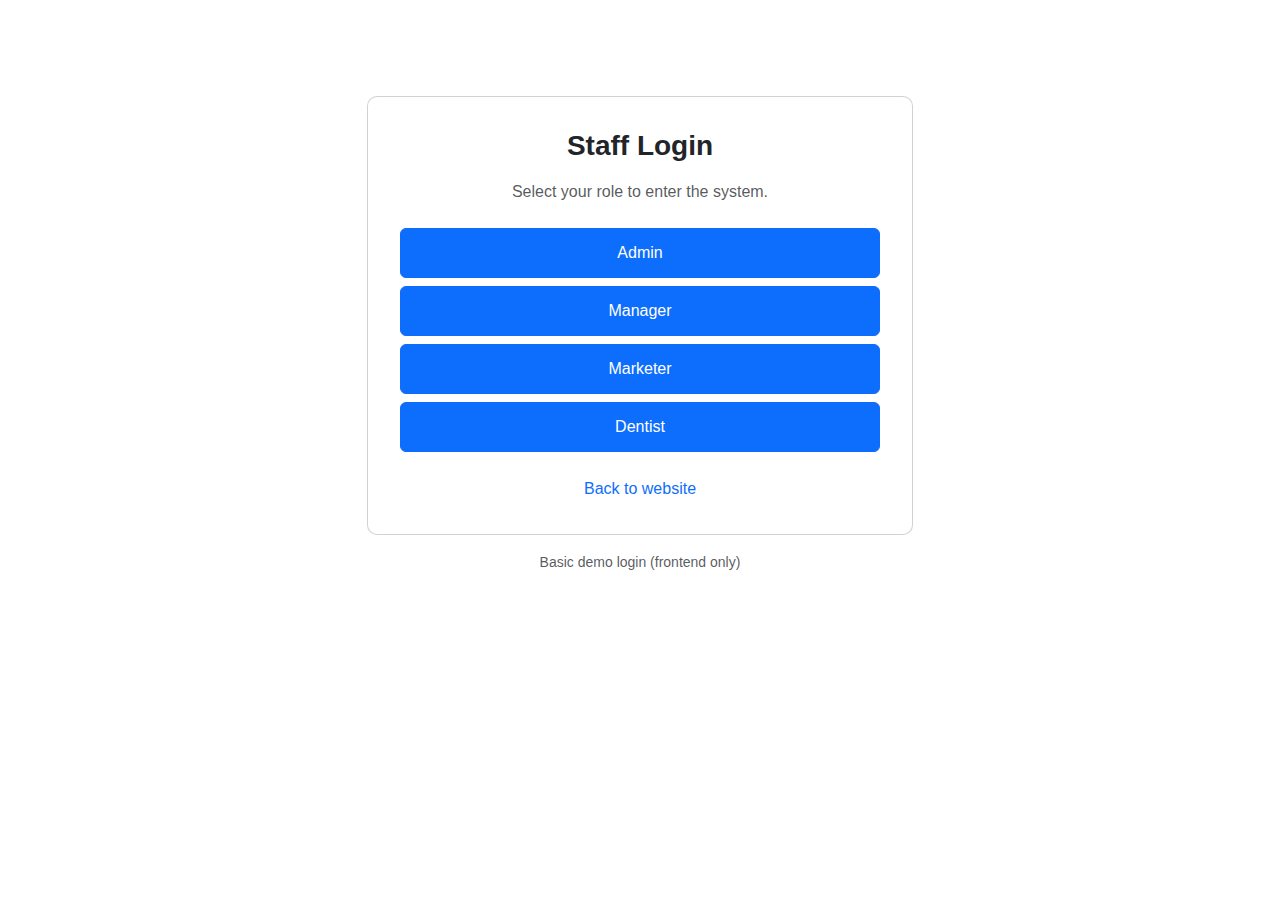
<file: Frontend/html/admin/appointments.html>
<!DOCTYPE html>
<html lang="en">
<head>
    <meta charset="UTF-8">
    <meta name="viewport" content="width=device-width, initial-scale=1.0">
    <title>All Appointments - Admin</title>
    <link href="https://cdn.jsdelivr.net/npm/bootstrap@5.3.0/dist/css/bootstrap.min.css" rel="stylesheet">
    <link rel="stylesheet" href="../../css/styles.css">
</head>
<body>
    <nav class="navbar navbar-expand-lg navbar-light bg-light fixed-top">
        <div class="container">
            <a class="navbar-brand" href="../user/index.html">OEXA Dental Clinic</a>
            <div class="ms-auto d-flex gap-2">
                <a class="btn btn-primary" href="dashboard.html">Dashboard</a>
                <button class="btn btn-primary" type="button" id="logoutBtn">Logout</button>
            </div>
        </div>
    </nav>

    <section class="py-5 mt-5">
        <div class="container">
            <div class="row mb-3">
                <div class="col-lg-12 text-center">
                    <h1 class="h3 fw-bold mb-0">All Appointments</h1>
                </div>
            </div>

            <div class="row justify-content-center">
                <div class="col-lg-10">
                    <div class="card">
                        <div class="card-body">
                            <div class="d-flex justify-content-between align-items-center mb-3">
                                <div class="text-muted small">Source: backend API</div>
                                <button type="button" class="btn btn-primary" id="refreshAppointments">Refresh</button>
                            </div>

                            <div class="table-responsive">
                                <table class="table table-striped align-middle mb-0">
                                    <thead>
                                        <tr>
                                            <th>ID</th>
                                            <th>Name</th>
                                            <th>Email</th>
                                            <th>Phone</th>
                                            <th>Date</th>
                                            <th>Service</th>
                                        </tr>
                                    </thead>
                                    <tbody id="appointmentsTableBody">
                                        <tr>
                                            <td colspan="6" class="text-center text-muted">Loading...</td>
                                        </tr>
                                    </tbody>
                                </table>
                            </div>

                        </div>
                    </div>
                </div>
            </div>
        </div>
    </section>

    <script src="https://cdn.jsdelivr.net/npm/bootstrap@5.3.0/dist/js/bootstrap.bundle.min.js"></script>
    <script src="../../js/portal/guard.js"></script>
    <script src="../../js/admin/appointments.js"></script>
</body>
</html>
</file>
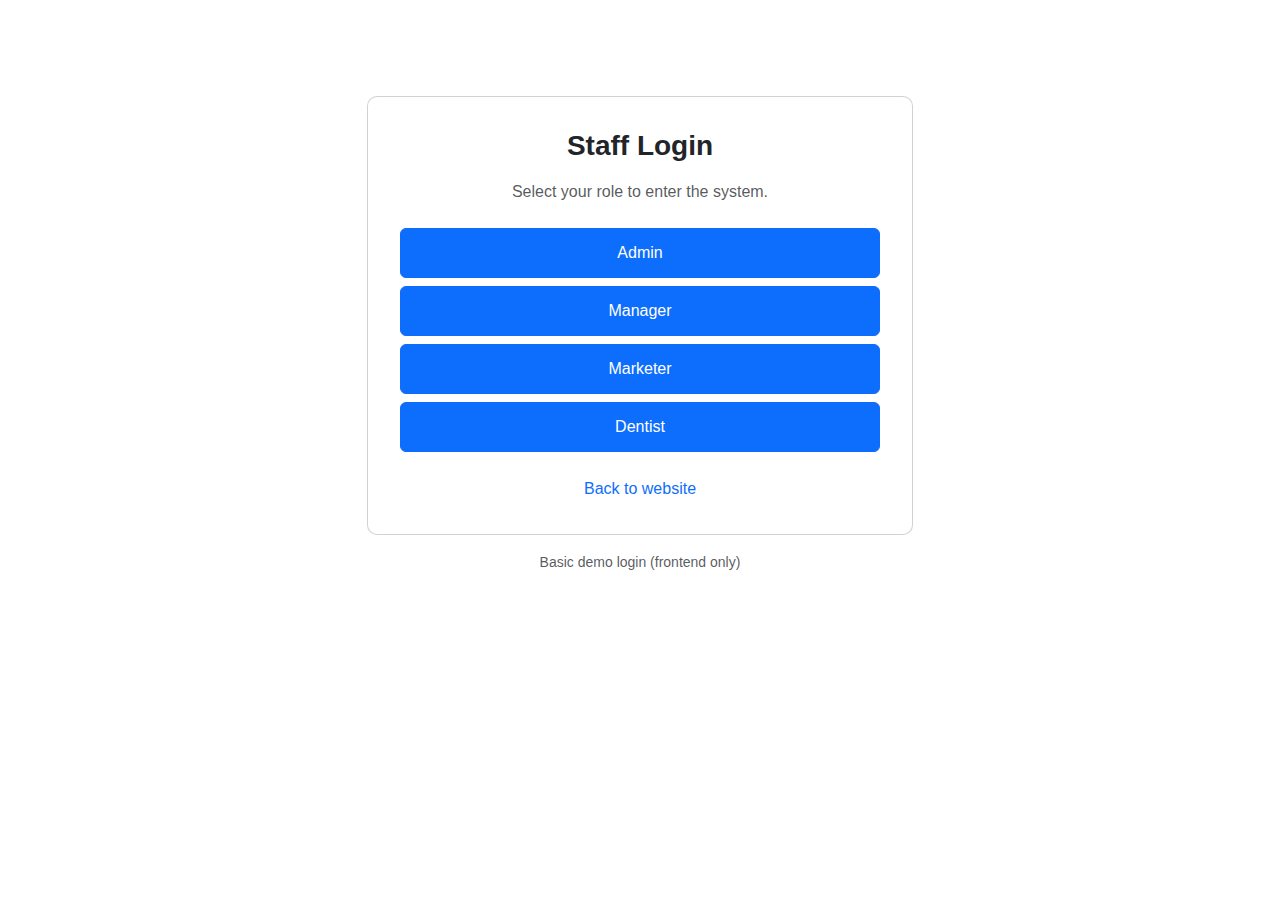
<file: Frontend/html/admin/dashboard.html>
<!DOCTYPE html>
<html lang="en">
<head>
    <meta charset="UTF-8">
    <meta name="viewport" content="width=device-width, initial-scale=1.0">
    <title>Admin Dashboard - Oexa Dental Clinic</title>
    <link href="https://cdn.jsdelivr.net/npm/bootstrap@5.3.0/dist/css/bootstrap.min.css" rel="stylesheet">
    <link rel="stylesheet" href="../../css/styles.css">
</head>
<body>
    <nav class="navbar navbar-expand-lg navbar-light bg-light fixed-top">
        <div class="container">
            <a class="navbar-brand" href="../user/index.html">OEXA Dental Clinic</a>
            <div class="ms-auto d-flex gap-2">
                <a class="btn btn-primary" href="appointments.html">Appointments</a>
                <button class="btn btn-primary" type="button" id="logoutBtn">Logout</button>
            </div>
        </div>
    </nav>

    <section class="py-5 mt-5">
        <div class="container">
            <div class="row justify-content-center">
                <div class="col-lg-8 text-center">
                    <h1 class="display-6 fw-bold">Admin</h1>
                    <p class="text-muted">Manage all appointments (basic view).</p>
                    <a class="btn btn-primary mt-2" href="appointments.html">Open Appointments</a>
                </div>
            </div>
        </div>
    </section>

    <script src="https://cdn.jsdelivr.net/npm/bootstrap@5.3.0/dist/js/bootstrap.bundle.min.js"></script>
    <script src="../../js/portal/guard.js"></script>
    <script src="../../js/admin/dashboard.js"></script>
</body>
</html>
</file>
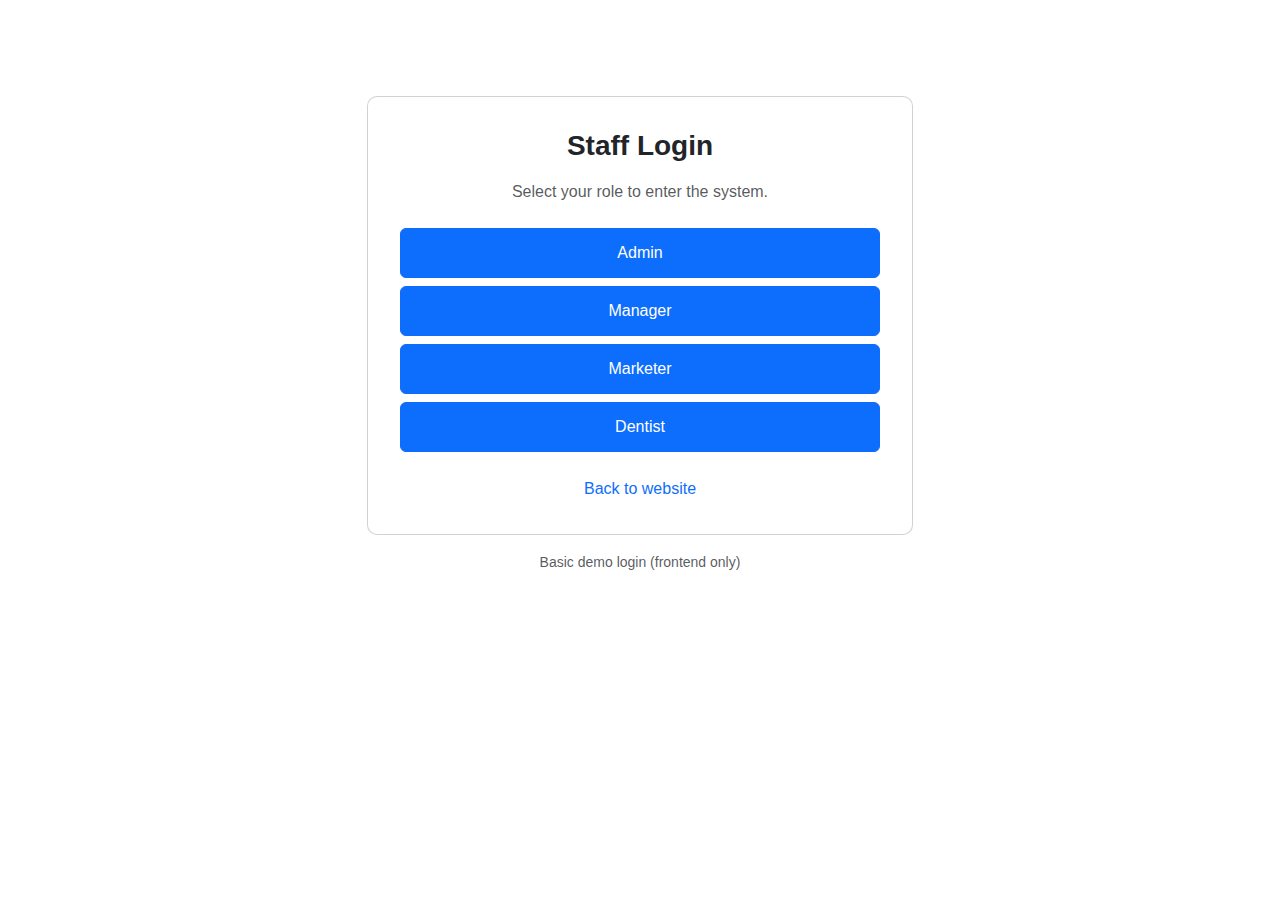
<file: Frontend/html/dentist/dashboard.html>
<!DOCTYPE html>
<html lang="en">
<head>
    <meta charset="UTF-8">
    <meta name="viewport" content="width=device-width, initial-scale=1.0">
    <title>Dentist Dashboard - Oexa Dental Clinic</title>
    <link href="https://cdn.jsdelivr.net/npm/bootstrap@5.3.0/dist/css/bootstrap.min.css" rel="stylesheet">
    <link rel="stylesheet" href="../../css/styles.css">
</head>
<body>
    <nav class="navbar navbar-expand-lg navbar-light bg-light fixed-top">
        <div class="container">
            <a class="navbar-brand" href="../user/index.html">OEXA Dental Clinic</a>
            <div class="ms-auto d-flex gap-2">
                <button class="btn btn-primary" type="button" id="logoutBtn">Logout</button>
            </div>
        </div>
    </nav>

    <section class="py-5 mt-5">
        <div class="container">
            <div class="row mb-4">
                <div class="col-lg-12 text-center">
                    <h1 class="display-6 fw-bold">Dentist</h1>
                    <p class="text-muted">View your appointments (basic filter).</p>
                </div>
            </div>

            <div class="row justify-content-center mb-3">
                <div class="col-lg-6">
                    <select class="form-control" id="dentistSelect">
                        <option value="general">Dr. Alkeo Gaci (General)</option>
                        <option value="orthodontics">Dr. Ornela Geci (Orthodontics)</option>
                        <option value="cosmetic">Dr. Xhule Metaj (Cosmetic)</option>
                        <option value="pediatric">Dr. Alesja Toci (Pediatric)</option>
                        <option value="oral-surgery">Dr. Elvis Sula (Oral Surgery)</option>
                    </select>
                </div>
            </div>

            <div class="row justify-content-center">
                <div class="col-lg-10">
                    <div class="card">
                        <div class="card-body">
                            <div class="d-flex justify-content-between align-items-center mb-3">
                                <div class="text-muted small">Source: backend API</div>
                                <button type="button" class="btn btn-primary" id="refreshAppointments">Refresh</button>
                            </div>

                            <div class="table-responsive">
                                <table class="table table-striped align-middle mb-0">
                                    <thead>
                                        <tr>
                                            <th>ID</th>
                                            <th>Name</th>
                                            <th>Date</th>
                                            <th>Service</th>
                                        </tr>
                                    </thead>
                                    <tbody id="appointmentsTableBody">
                                        <tr>
                                            <td colspan="4" class="text-center text-muted">Loading...</td>
                                        </tr>
                                    </tbody>
                                </table>
                            </div>

                        </div>
                    </div>
                </div>
            </div>
        </div>
    </section>

    <script src="https://cdn.jsdelivr.net/npm/bootstrap@5.3.0/dist/js/bootstrap.bundle.min.js"></script>
    <script src="../../js/portal/guard.js"></script>
    <script src="../../js/dentist/dashboard.js"></script>
</body>
</html>
</file>
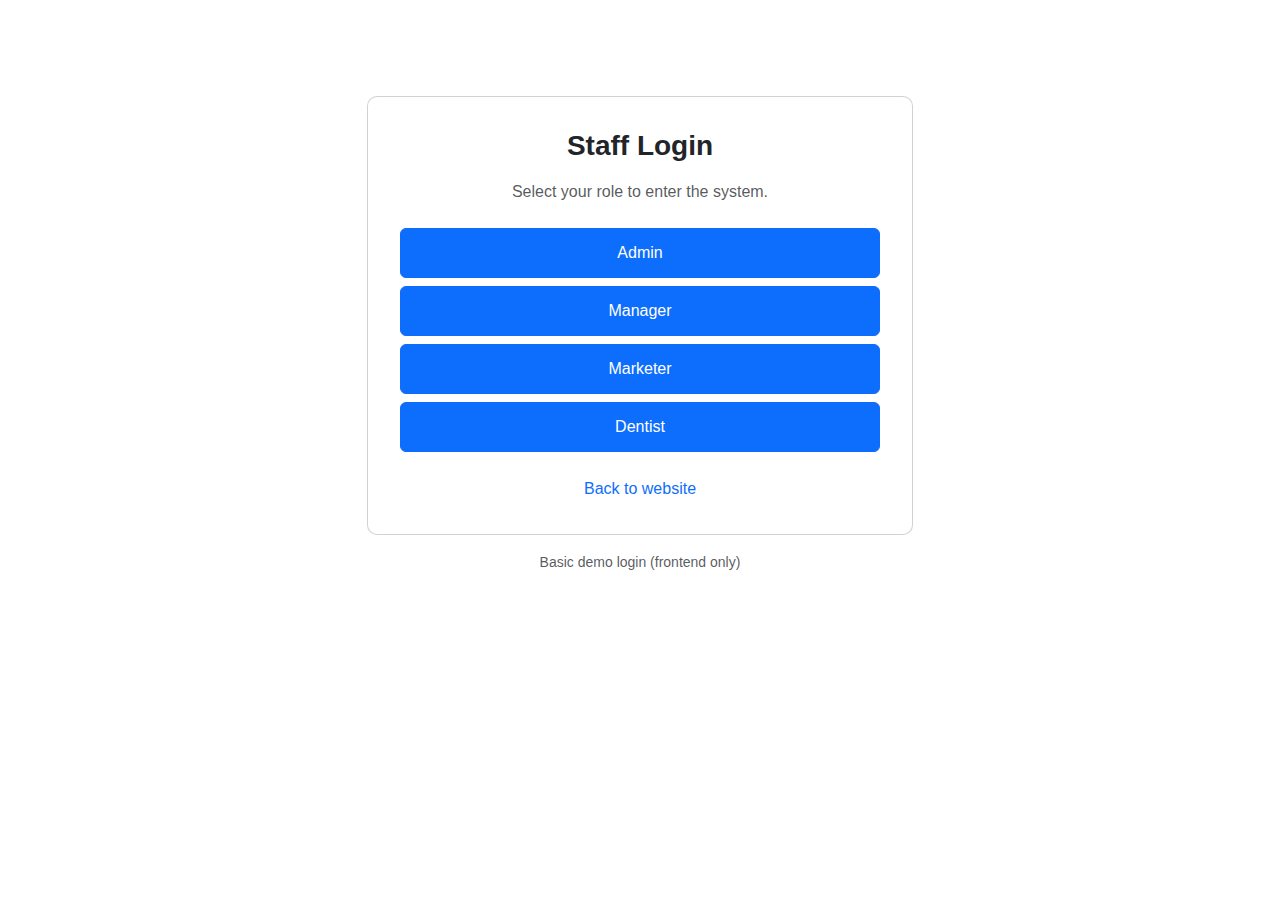
<file: Frontend/html/manager/dashboard.html>
<!DOCTYPE html>
<html lang="en">
<head>
    <meta charset="UTF-8">
    <meta name="viewport" content="width=device-width, initial-scale=1.0">
    <title>Manager Dashboard - Oexa Dental Clinic</title>
    <link href="https://cdn.jsdelivr.net/npm/bootstrap@5.3.0/dist/css/bootstrap.min.css" rel="stylesheet">
    <link rel="stylesheet" href="../../css/styles.css">
</head>
<body>
    <nav class="navbar navbar-expand-lg navbar-light bg-light fixed-top">
        <div class="container">
            <a class="navbar-brand" href="../user/index.html">OEXA Dental Clinic</a>
            <div class="ms-auto d-flex gap-2">
                <button class="btn btn-primary" type="button" id="logoutBtn">Logout</button>
            </div>
        </div>
    </nav>

    <section class="py-5 mt-5">
        <div class="container">
            <div class="row mb-4">
                <div class="col-lg-12 text-center">
                    <h1 class="display-6 fw-bold">Manager</h1>
                    <p class="text-muted">Check-in / Check-out and receipts (basic demo).</p>
                </div>
            </div>

            <div class="row justify-content-center">
                <div class="col-lg-8">
                    <div class="card mb-4">
                        <div class="card-body">
                            <h4 class="mb-3">Check-in</h4>
                            <div class="row g-2">
                                <div class="col-md-8">
                                    <input class="form-control" id="checkinAppointmentId" placeholder="Appointment ID">
                                </div>
                                <div class="col-md-4 d-grid">
                                    <button class="btn btn-primary" id="checkinBtn" type="button">Check-in</button>
                                </div>
                            </div>
                            <div class="small text-muted mt-2" id="checkinStatus"></div>
                        </div>
                    </div>

                    <div class="card">
                        <div class="card-body">
                            <h4 class="mb-3">Check-out + Receipt</h4>
                            <div class="row g-2">
                                <div class="col-md-8">
                                    <input class="form-control" id="checkoutAppointmentId" placeholder="Appointment ID">
                                </div>
                                <div class="col-md-4 d-grid">
                                    <button class="btn btn-primary" id="checkoutBtn" type="button">Check-out</button>
                                </div>
                            </div>
                            <div class="small text-muted mt-2" id="checkoutStatus"></div>
                            <div class="mt-3" id="receiptBox" style="display:none;">
                                <div class="border rounded p-3 bg-light">
                                    <div class="fw-bold">Receipt</div>
                                    <div class="small" id="receiptText"></div>
                                </div>
                            </div>
                        </div>
                    </div>

                </div>
            </div>
        </div>
    </section>

    <script src="https://cdn.jsdelivr.net/npm/bootstrap@5.3.0/dist/js/bootstrap.bundle.min.js"></script>
    <script src="../../js/portal/guard.js"></script>
    <script src="../../js/manager/dashboard.js"></script>
</body>
</html>
</file>
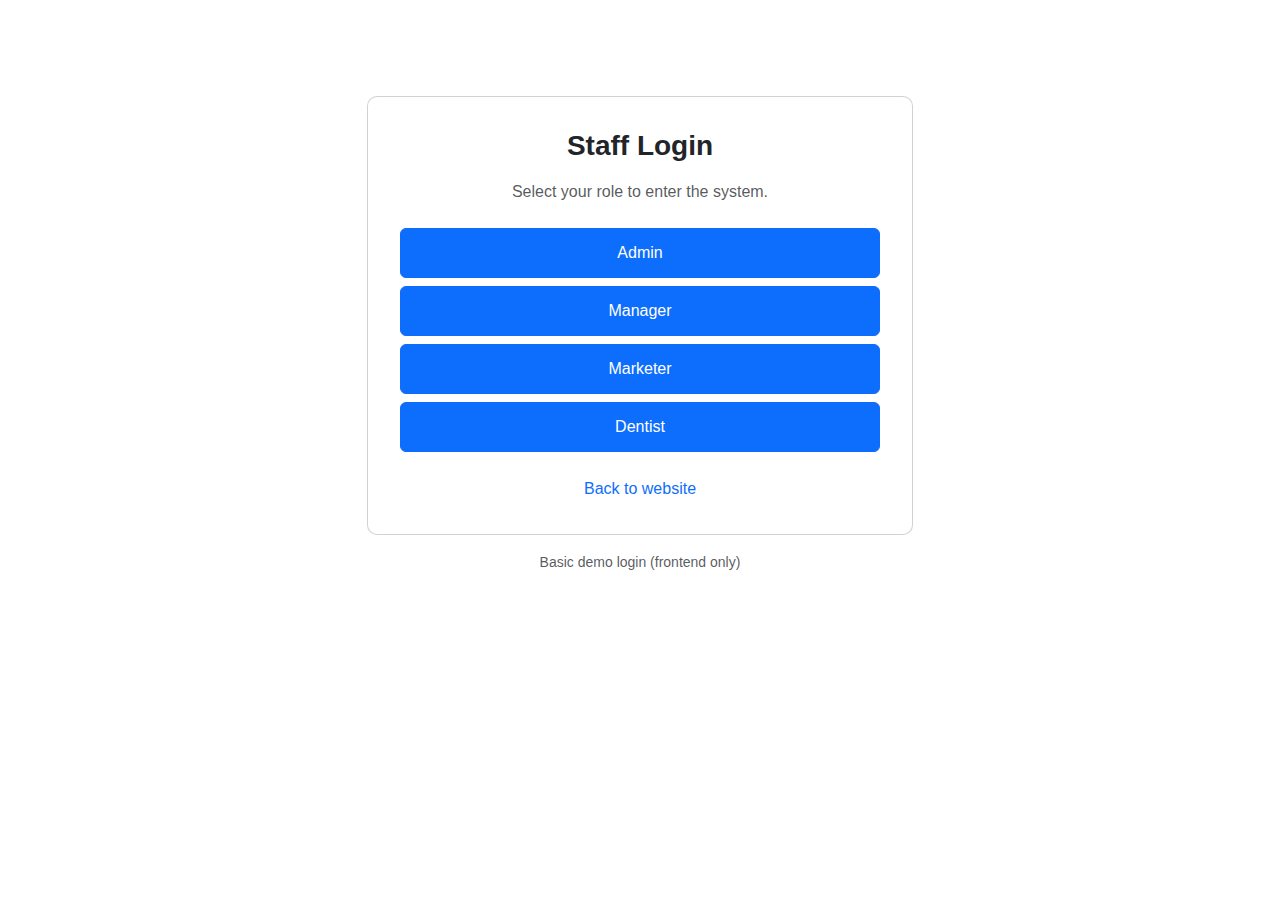
<file: Frontend/html/marketer/dashboard.html>
<!DOCTYPE html>
<html lang="en">
<head>
    <meta charset="UTF-8">
    <meta name="viewport" content="width=device-width, initial-scale=1.0">
    <title>Marketer Dashboard - Oexa Dental Clinic</title>
    <link href="https://cdn.jsdelivr.net/npm/bootstrap@5.3.0/dist/css/bootstrap.min.css" rel="stylesheet">
    <link rel="stylesheet" href="../../css/styles.css">
</head>
<body>
    <nav class="navbar navbar-expand-lg navbar-light bg-light fixed-top">
        <div class="container">
            <a class="navbar-brand" href="../user/index.html">OEXA Dental Clinic</a>
            <div class="ms-auto d-flex gap-2">
                <button class="btn btn-primary" type="button" id="logoutBtn">Logout</button>
            </div>
        </div>
    </nav>

    <section class="py-5 mt-5">
        <div class="container">
            <div class="row mb-4">
                <div class="col-lg-12 text-center">
                    <h1 class="display-6 fw-bold">Marketer</h1>
                    <p class="text-muted">Add promotions/discounts (basic demo).</p>
                </div>
            </div>

            <div class="row justify-content-center">
                <div class="col-lg-8">
                    <div class="card mb-4">
                        <div class="card-body">
                            <h4 class="mb-3">New Promotion</h4>
                            <div class="row g-2">
                                <div class="col-md-8">
                                    <input class="form-control" id="promoTitle" placeholder="Title (e.g., 20% off Whitening)">
                                </div>
                                <div class="col-md-4 d-grid">
                                    <button class="btn btn-primary" type="button" id="addPromoBtn">Add</button>
                                </div>
                            </div>
                            <div class="small text-muted mt-2" id="promoStatus"></div>
                        </div>
                    </div>

                    <div class="card">
                        <div class="card-body">
                            <h4 class="mb-3">Active Promotions</h4>
                            <ul class="list-group" id="promoList"></ul>
                        </div>
                    </div>
                </div>
            </div>
        </div>
    </section>

    <script src="https://cdn.jsdelivr.net/npm/bootstrap@5.3.0/dist/js/bootstrap.bundle.min.js"></script>
    <script src="../../js/portal/guard.js"></script>
    <script src="../../js/marketer/dashboard.js"></script>
</body>
</html>
</file>
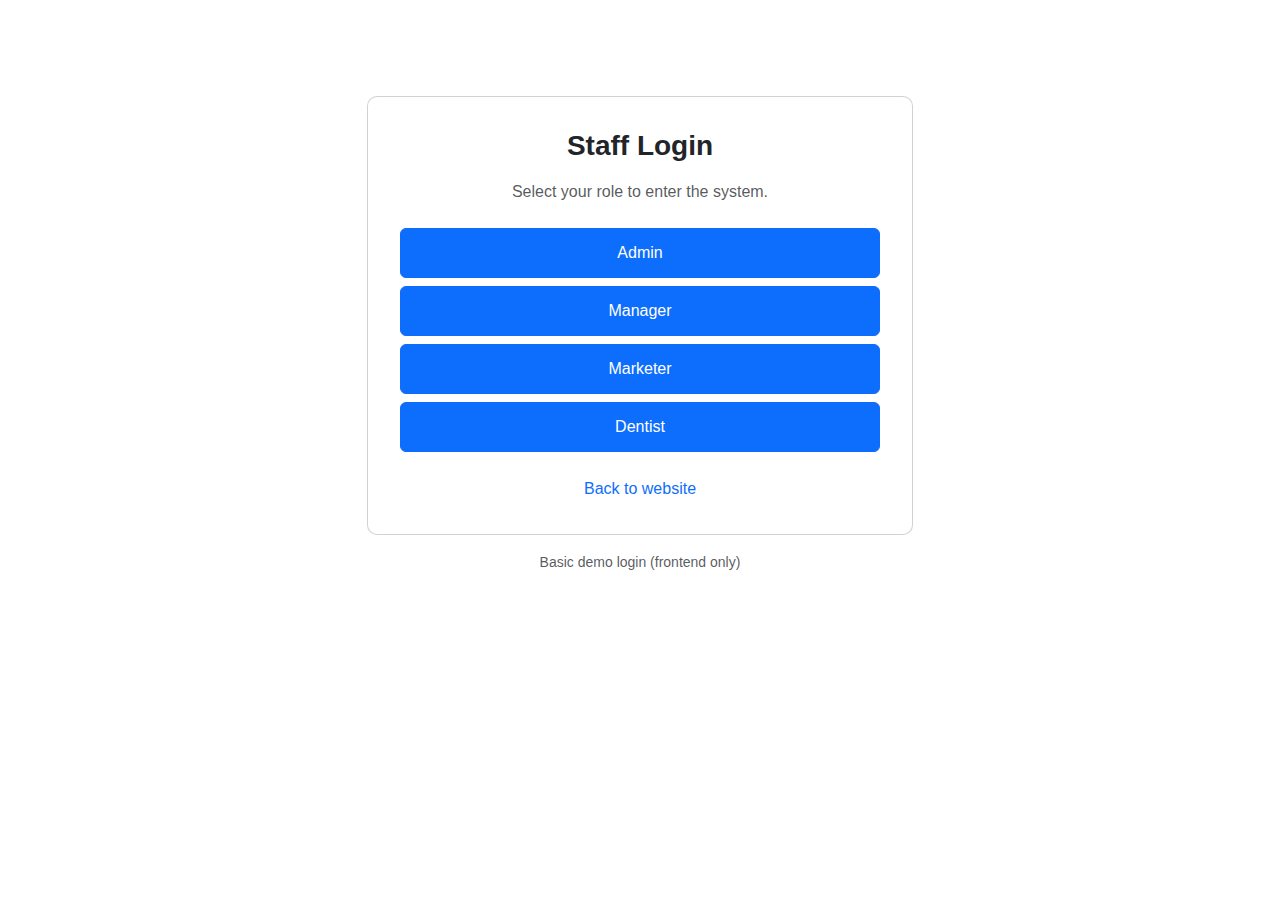
<file: Frontend/html/portal/login.html>
<!DOCTYPE html>
<html lang="en">
<head>
    <meta charset="UTF-8">
    <meta name="viewport" content="width=device-width, initial-scale=1.0">
    <title>Staff Login - Oexa Dental Clinic</title>
    <link href="https://cdn.jsdelivr.net/npm/bootstrap@5.3.0/dist/css/bootstrap.min.css" rel="stylesheet">
    <link rel="stylesheet" href="../../css/styles.css">
</head>
<body>
    <section class="py-5 mt-5">
        <div class="container">
            <div class="row justify-content-center">
                <div class="col-lg-6">
                    <div class="card">
                        <div class="card-body">
                            <h1 class="h3 fw-bold mb-3 text-center">Staff Login</h1>
                            <p class="text-muted text-center mb-4">Select your role to enter the system.</p>

                            <div class="d-grid gap-2">
                                <button class="btn btn-primary" data-role="admin">Admin</button>
                                <button class="btn btn-primary" data-role="manager">Manager</button>
                                <button class="btn btn-primary" data-role="marketer">Marketer</button>
                                <button class="btn btn-primary" data-role="dentist">Dentist</button>
                            </div>

                            <div class="text-center mt-4">
                                <a href="../user/index.html" class="text-decoration-none">Back to website</a>
                            </div>
                        </div>
                    </div>
                    <p class="small text-muted text-center mt-3 mb-0">Basic demo login (frontend only)</p>
                </div>
            </div>
        </div>
    </section>

    <script src="https://cdn.jsdelivr.net/npm/bootstrap@5.3.0/dist/js/bootstrap.bundle.min.js"></script>
    <script src="../../js/portal/auth.js"></script>
</body>
</html>
</file>
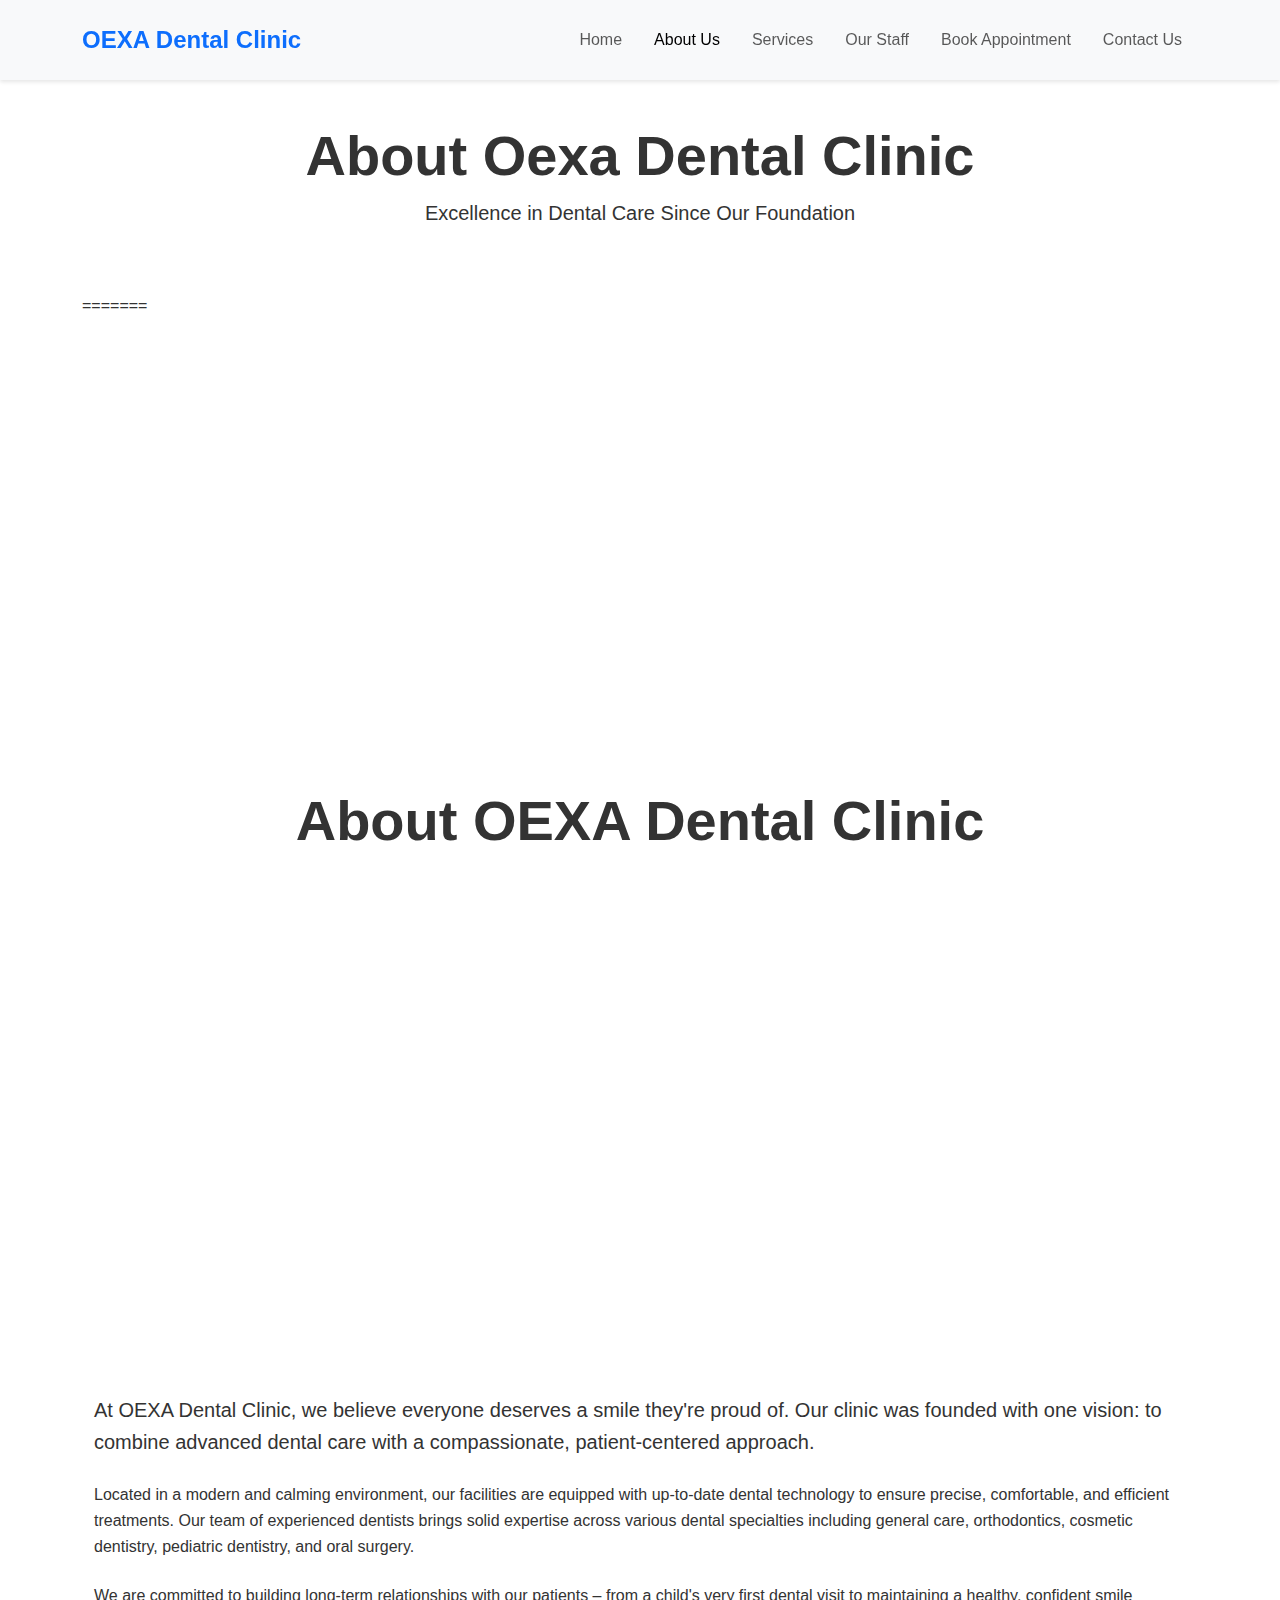
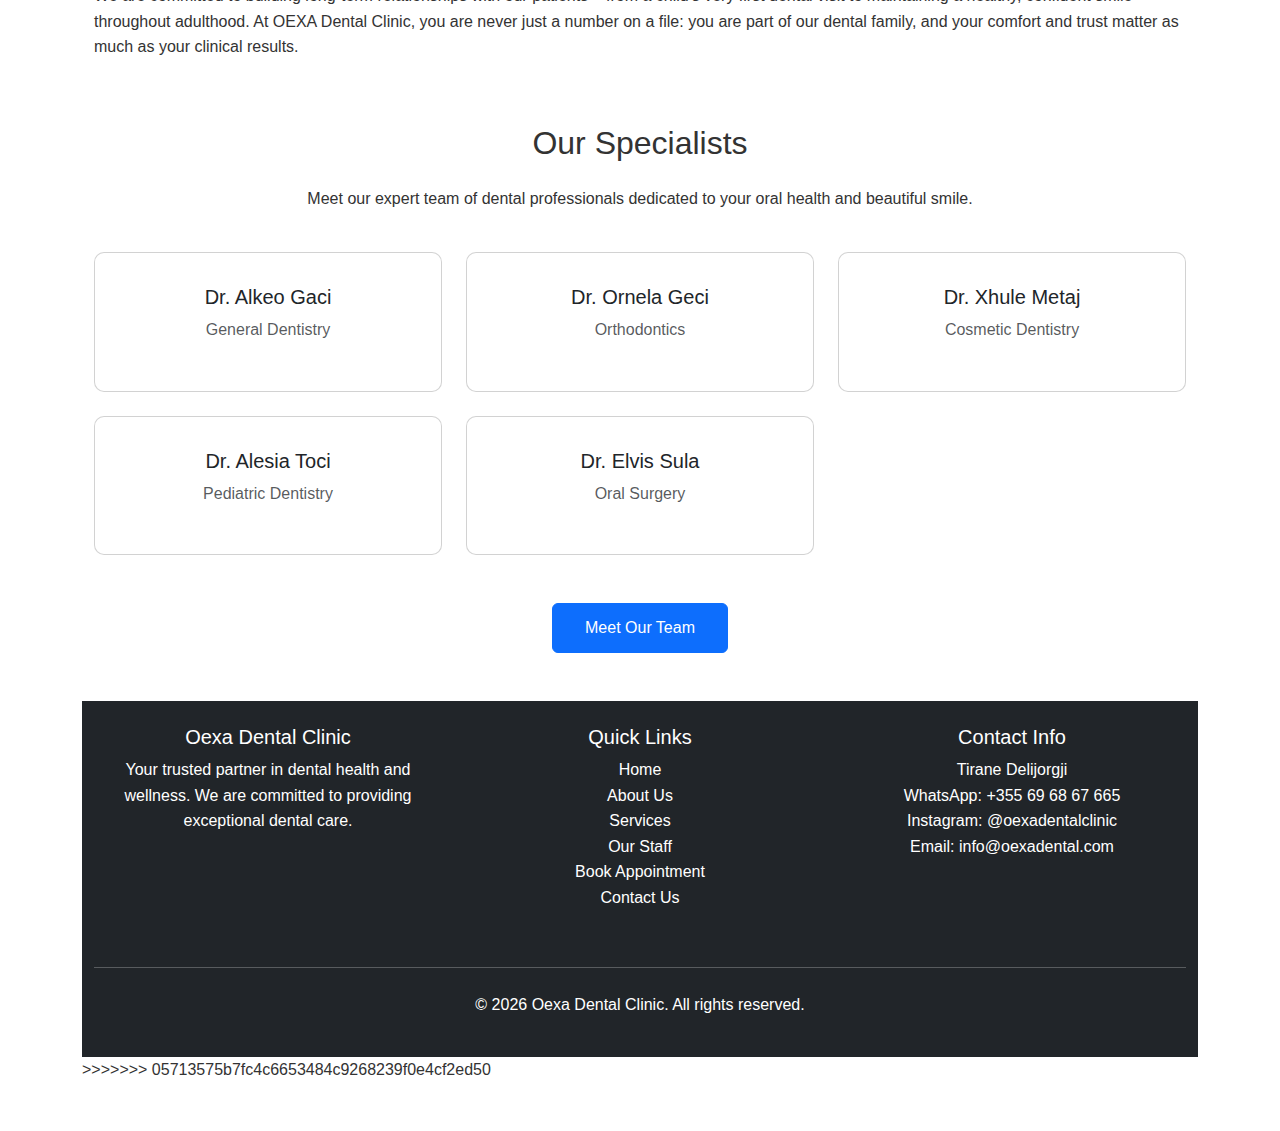
<file: Frontend/html/user/about.html>
<!DOCTYPE html>
<html lang="en">
<head>
    <meta charset="UTF-8">
    <meta name="viewport" content="width=device-width, initial-scale=1.0">
<<<<<<< HEAD
    <title>About Us - Oexa Dental Clinic</title>

    <!-- Bootstrap framework for layout and responsive design -->
=======
    <title>About Us - OEXA Dental Clinic</title>
>>>>>>> 05713575b7fc4c6653484c9268239f0e4cf2ed50
    <link href="https://cdn.jsdelivr.net/npm/bootstrap@5.3.0/dist/css/bootstrap.min.css" rel="stylesheet">

    <!-- Custom stylesheet for project styling -->
    <link rel="stylesheet" href="../../css/styles.css">
</head>
<body>
    <!-- Navigation bar will be loaded dynamically -->
    <nav class="navbar navbar-expand-lg navbar-light bg-light fixed-top" id="navbar"></nav>

<<<<<<< HEAD
    <!-- Main About section containing clinic information -->
    <section class="about-section py-5 mt-5">
        <div class="container">
            <div class="row">
                <div class="col-lg-12 text-center mb-5">
                    <!-- Page heading and short description -->
                    <h1 class="display-4 fw-bold">About Oexa Dental Clinic</h1>
                    <p class="lead">Excellence in Dental Care Since Our Foundation</p>
                </div>
            </div>

=======
    <!-- About Hero Section -->
    <section class="about-hero-section">
        <div class="about-hero-overlay"></div>
        <div class="container">
            <div class="row justify-content-center align-items-center min-vh-100">
                <div class="col-lg-10 col-xl-8 text-center">
                    <h1 class="display-4 fw-bold mb-4 about-title">About OEXA Dental Clinic</h1>
                </div>
            </div>
        </div>
    </section>

    <!-- About Content Section -->
    <section class="about-content-section py-5">
        <div class="container">
            <div class="row align-items-center mb-5">
                <div class="col-lg-12">
                    <div class="about-text-content slide-down">
                        <p class="lead mb-4">At OEXA Dental Clinic, we believe everyone deserves a smile they're proud of. Our clinic was founded with one vision: to combine advanced dental care with a compassionate, patient-centered approach.</p>
                        <p class="mb-4">Located in a modern and calming environment, our facilities are equipped with up-to-date dental technology to ensure precise, comfortable, and efficient treatments. Our team of experienced dentists brings solid expertise across various dental specialties including general care, orthodontics, cosmetic dentistry, pediatric dentistry, and oral surgery.</p>
                        <p>We are committed to building long-term relationships with our patients – from a child's very first dental visit to maintaining a healthy, confident smile throughout adulthood. At OEXA Dental Clinic, you are never just a number on a file: you are part of our dental family, and your comfort and trust matter as much as your clinical results.</p>
                    </div>
                </div>
            </div>
            <div class="row mt-5">
                <div class="col-lg-12 text-center">
                    <h2 class="mb-4 slide-down">Our Specialists</h2>
                    <p class="mb-4 slide-down">Meet our expert team of dental professionals dedicated to your oral health and beautiful smile.</p>
                </div>
            </div>
            <div class="row mt-3">
                <div class="col-md-6 col-lg-4 mb-4">
                    <div class="card h-100 slide-down">
                        <div class="card-body text-center">
                            <h5 class="card-title">Dr. Alkeo Gaci</h5>
                            <p class="text-muted">General Dentistry</p>
                        </div>
                    </div>
                </div>
                <div class="col-md-6 col-lg-4 mb-4">
                    <div class="card h-100 slide-down">
                        <div class="card-body text-center">
                            <h5 class="card-title">Dr. Ornela Geci</h5>
                            <p class="text-muted"> Orthodontics</p>
                        </div>
                    </div>
                </div>
                <div class="col-md-6 col-lg-4 mb-4">
                    <div class="card h-100 slide-down">
                        <div class="card-body text-center">
                            <h5 class="card-title">Dr. Xhule Metaj</h5>
                            <p class="text-muted">Cosmetic Dentistry</p>
                        </div>
                    </div>
                </div>
                <div class="col-md-6 col-lg-4 mb-4">
                    <div class="card h-100 slide-down">
                        <div class="card-body text-center">
                            <h5 class="card-title">Dr. Alesia Toci</h5>
                            <p class="text-muted">Pediatric Dentistry</p>
                        </div>
                    </div>
                </div>
                <div class="col-md-6 col-lg-4 mb-4">
                    <div class="card h-100 slide-down">
                        <div class="card-body text-center">
                            <h5 class="card-title">Dr. Elvis Sula</h5>
                            <p class="text-muted">Oral Surgery</p>
                        </div>
                    </div>
                </div>
            </div>
            <div class="row mt-4">
                <div class="col-lg-12 text-center">
                    <a href="staff.html" class="btn btn-primary slide-down">Meet Our Team</a>
                </div>
            </div>
        </div>
    </section>

    <!-- Footer -->
<footer class="bg-dark text-white py-4" id="footer"></footer>

<script src="https://cdn.jsdelivr.net/npm/bootstrap@5.3.0/dist/js/bootstrap.bundle.min.js"></script>
<script src="../../js/user/navbar.js"></script>
<script src="../../js/user/footer.js"></script>
<script src="../../js/user/main.js"></script>
</body>
</html>
>>>>>>> 05713575b7fc4c6653484c9268239f0e4cf2ed50
</file>
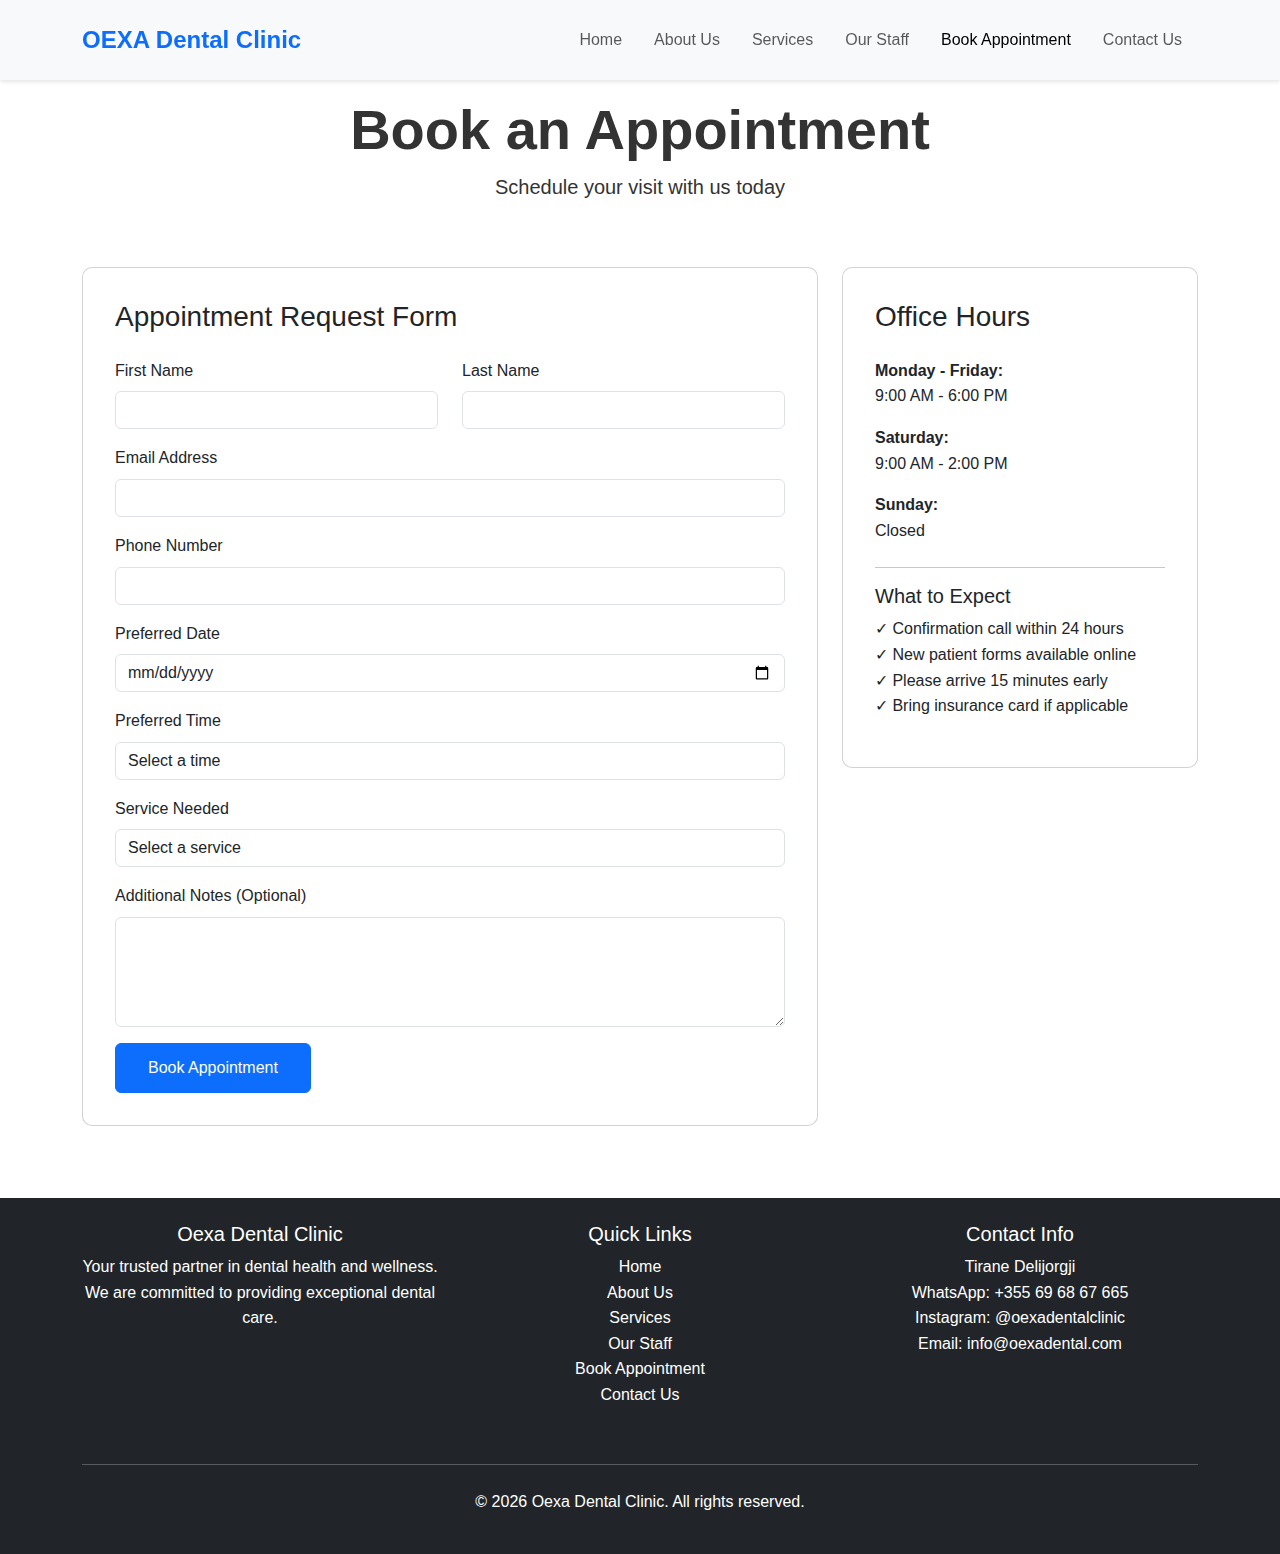
<file: Frontend/html/user/book-appointment.html>
<!DOCTYPE html>
<html lang="en">
<head>
    <meta charset="UTF-8">
    <meta name="viewport" content="width=device-width, initial-scale=1.0">
    <title>Book Appointment - Oexa Dental Clinic</title>
    <link href="https://cdn.jsdelivr.net/npm/bootstrap@5.3.0/dist/css/bootstrap.min.css" rel="stylesheet">
    <link rel="stylesheet" href="../../css/styles.css">
</head>
<body>
    <!-- Navbar -->
    <nav class="navbar navbar-expand-lg navbar-light bg-light fixed-top" id="navbar"></nav>

    <!-- Book Appointment Section -->
    <section class="appointment-section py-5 mt-5">
        <div class="container">
            <div class="row">
                <div class="col-lg-12 text-center mb-5">
                    <h1 class="display-4 fw-bold">Book an Appointment</h1>
                    <p class="lead">Schedule your visit with us today</p>
                </div>
            </div>
            <div class="row">
                <div class="col-lg-8 mb-4">
                    <div class="card">
                        <div class="card-body">
                            <h3 class="card-title mb-4">Appointment Request Form</h3>
                            <form id="appointmentForm">
                                <div class="row">
                                    <div class="col-md-6 mb-3">
                                        <label for="firstName" class="form-label">First Name</label>
                                        <input type="text" class="form-control" id="firstName" required>
                                    </div>
                                    <div class="col-md-6 mb-3">
                                        <label for="lastName" class="form-label">Last Name</label>
                                        <input type="text" class="form-control" id="lastName" required>
                                    </div>
                                </div>
                                <div class="mb-3">
                                    <label for="email" class="form-label">Email Address</label>
                                    <input type="email" class="form-control" id="email" required>
                                </div>
                                <div class="mb-3">
                                    <label for="phone" class="form-label">Phone Number</label>
                                    <input type="tel" class="form-control" id="phone" required>
                                </div>
                                <div class="mb-3">
                                    <label for="preferredDate" class="form-label">Preferred Date</label>
                                    <input type="date" class="form-control" id="preferredDate" required>
                                </div>
                                <div class="mb-3">
                                    <label for="preferredTime" class="form-label">Preferred Time</label>
                                    <select class="form-control" id="preferredTime" required>
                                        <option value="">Select a time</option>
                                        <option value="09:00">9:00 AM</option>
                                        <option value="10:00">10:00 AM</option>
                                        <option value="11:00">11:00 AM</option>
                                        <option value="12:00">12:00 PM</option>
                                        <option value="13:00">1:00 PM</option>
                                        <option value="14:00">2:00 PM</option>
                                        <option value="15:00">3:00 PM</option>
                                        <option value="16:00">4:00 PM</option>
                                        <option value="17:00">5:00 PM</option>
                                    </select>
                                </div>
                                <div class="mb-3">
                                    <label for="service" class="form-label">Service Needed</label>
                                    <select class="form-control" id="service" required>
                                        <option value="">Select a service</option>
                                        <option value="general">General Dentistry - Dr. Alkeo Gaci</option>
                                        <option value="orthodontics">Orthodontics - Dr. Ornela Geci</option>
                                        <option value="cosmetic">Cosmetic Dentistry - Dr. Xhule Metaj</option>
                                        <option value="pediatric">Pediatric Dentistry - Dr. Alesja Toci</option>
                                        <option value="oral-surgery">Oral Surgery - Dr. Elvis Sula</option>
                                        <option value="consultation">General Consultation</option>
                                    </select>
                                </div>
                                <div class="mb-3">
                                    <label for="message" class="form-label">Additional Notes (Optional)</label>
                                    <textarea class="form-control" id="message" rows="4"></textarea>
                                </div>
                                <button type="submit" class="btn btn-primary">Book Appointment</button>
                            </form>
                        </div>
                    </div>
                </div>
                <div class="col-lg-4">
                    <div class="card">
                        <div class="card-body">
                            <h3 class="card-title mb-4">Office Hours</h3>
                            <div class="mb-4">
                                <p><strong>Monday - Friday:</strong><br>9:00 AM - 6:00 PM</p>
                                <p><strong>Saturday:</strong><br>9:00 AM - 2:00 PM</p>
                                <p><strong>Sunday:</strong><br>Closed</p>
                            </div>
                            <hr>
                            <div>
                                <h5>What to Expect</h5>
                                <ul class="list-unstyled">
                                    <li>✓ Confirmation call within 24 hours</li>
                                    <li>✓ New patient forms available online</li>
                                    <li>✓ Please arrive 15 minutes early</li>
                                    <li>✓ Bring insurance card if applicable</li>
                                </ul>
                            </div>
                        </div>
                    </div>
                </div>
            </div>
        </div>
    </section>

   <!-- Footer -->
<footer class="bg-dark text-white py-4" id="footer"></footer>

<script src="https://cdn.jsdelivr.net/npm/bootstrap@5.3.0/dist/js/bootstrap.bundle.min.js"></script>
<script src="../../js/user/navbar.js"></script>
<script src="../../js/user/footer.js"></script>
<script src="../../js/user/main.js"></script>
</body>
</html>
</file>
<file: Frontend/css/styles.css>
/* Global Styles */
* {
    margin: 0;
    padding: 0;
    box-sizing: border-box;
}

body {
    font-family: 'Segoe UI', Tahoma, Geneva, Verdana, sans-serif;
    line-height: 1.6;
    color: #333;
}

/* Navbar Styles */
.navbar {
    box-shadow: 0 2px 4px rgba(0,0,0,0.1);
    padding: 1rem 0;
}

.navbar-brand {
    font-weight: bold;
    font-size: 1.5rem;
    color: #0d6efd !important;
}

.navbar-nav .nav-link {
    font-weight: 500;
    margin: 0 0.5rem;
    transition: color 0.3s ease;
}

.navbar-nav .nav-link:hover {
    color: #0d6efd !important;
}

/* Hero Section */
.hero-section {
    background: linear-gradient(135deg, #f5f7fa 0%, #c3cfe2 100%);
    padding-top: 80px;
}

.hero-section img {
    box-shadow: 0 10px 30px rgba(0,0,0,0.2);
}

/* Services Section */
.services-section {
    background-color: #f8f9fa;
}

.services-section .card {
    transition: transform 0.3s ease, box-shadow 0.3s ease;
    border: none;
    box-shadow: 0 2px 10px rgba(0,0,0,0.1);
}

.services-section .card:hover {
    transform: translateY(-5px);
    box-shadow: 0 5px 20px rgba(0,0,0,0.15);
}

.services-section .card-title {
    color: #0d6efd;
    font-weight: 600;
}

/* About Section */
.about-section {
    padding-top: 80px;
}

.about-section img {
    box-shadow: 0 5px 15px rgba(0,0,0,0.1);
}

/* Contact Section */
.contact-section {
    padding-top: 80px;
    background-color: #f8f9fa;
}

.contact-section .card {
    border: none;
    box-shadow: 0 2px 10px rgba(0,0,0,0.1);
}

.contact-section .form-control {
    border-radius: 5px;
    border: 1px solid #ddd;
    padding: 0.75rem;
}

.contact-section .form-control:focus {
    border-color: #0d6efd;
    box-shadow: 0 0 0 0.2rem rgba(13, 110, 253, 0.25);
}

/* Footer */
footer {
    margin-top: auto;
}

footer .container {
    text-align: center;
}

footer a {
    color: #fff;
    text-decoration: none;
    margin: 0 10px;
    transition: color 0.3s ease;
}

footer a:hover {
    color: #0d6efd;
}

/* Buttons */
.btn-primary {
    background-color: #0d6efd;
    border-color: #0d6efd;
    padding: 0.75rem 2rem;
    font-weight: 500;
    transition: all 0.3s ease;
}

.btn-primary:hover {
    background-color: #0b5ed7;
    border-color: #0a58ca;
    transform: translateY(-2px);
    box-shadow: 0 4px 8px rgba(0,0,0,0.2);
}

/* Responsive Styles */
@media (max-width: 768px) {
    .hero-section {
        text-align: center;
    }
    
    .hero-section h1 {
        font-size: 2rem;
    }
    
    .display-4 {
        font-size: 2rem;
    }
}

/* Utility Classes */
.min-vh-100 {
    min-height: 100vh;
}

.text-primary {
    color: #0d6efd !important;
}

/* Card Styles */
.card {
    border-radius: 10px;
    overflow: hidden;
}

.card-body {
    padding: 2rem;
}

/* Section Spacing */
section {
    padding: 4rem 0;
}

/* Image Styles */
img {
    max-width: 100%;
    height: auto;
}
</file>
